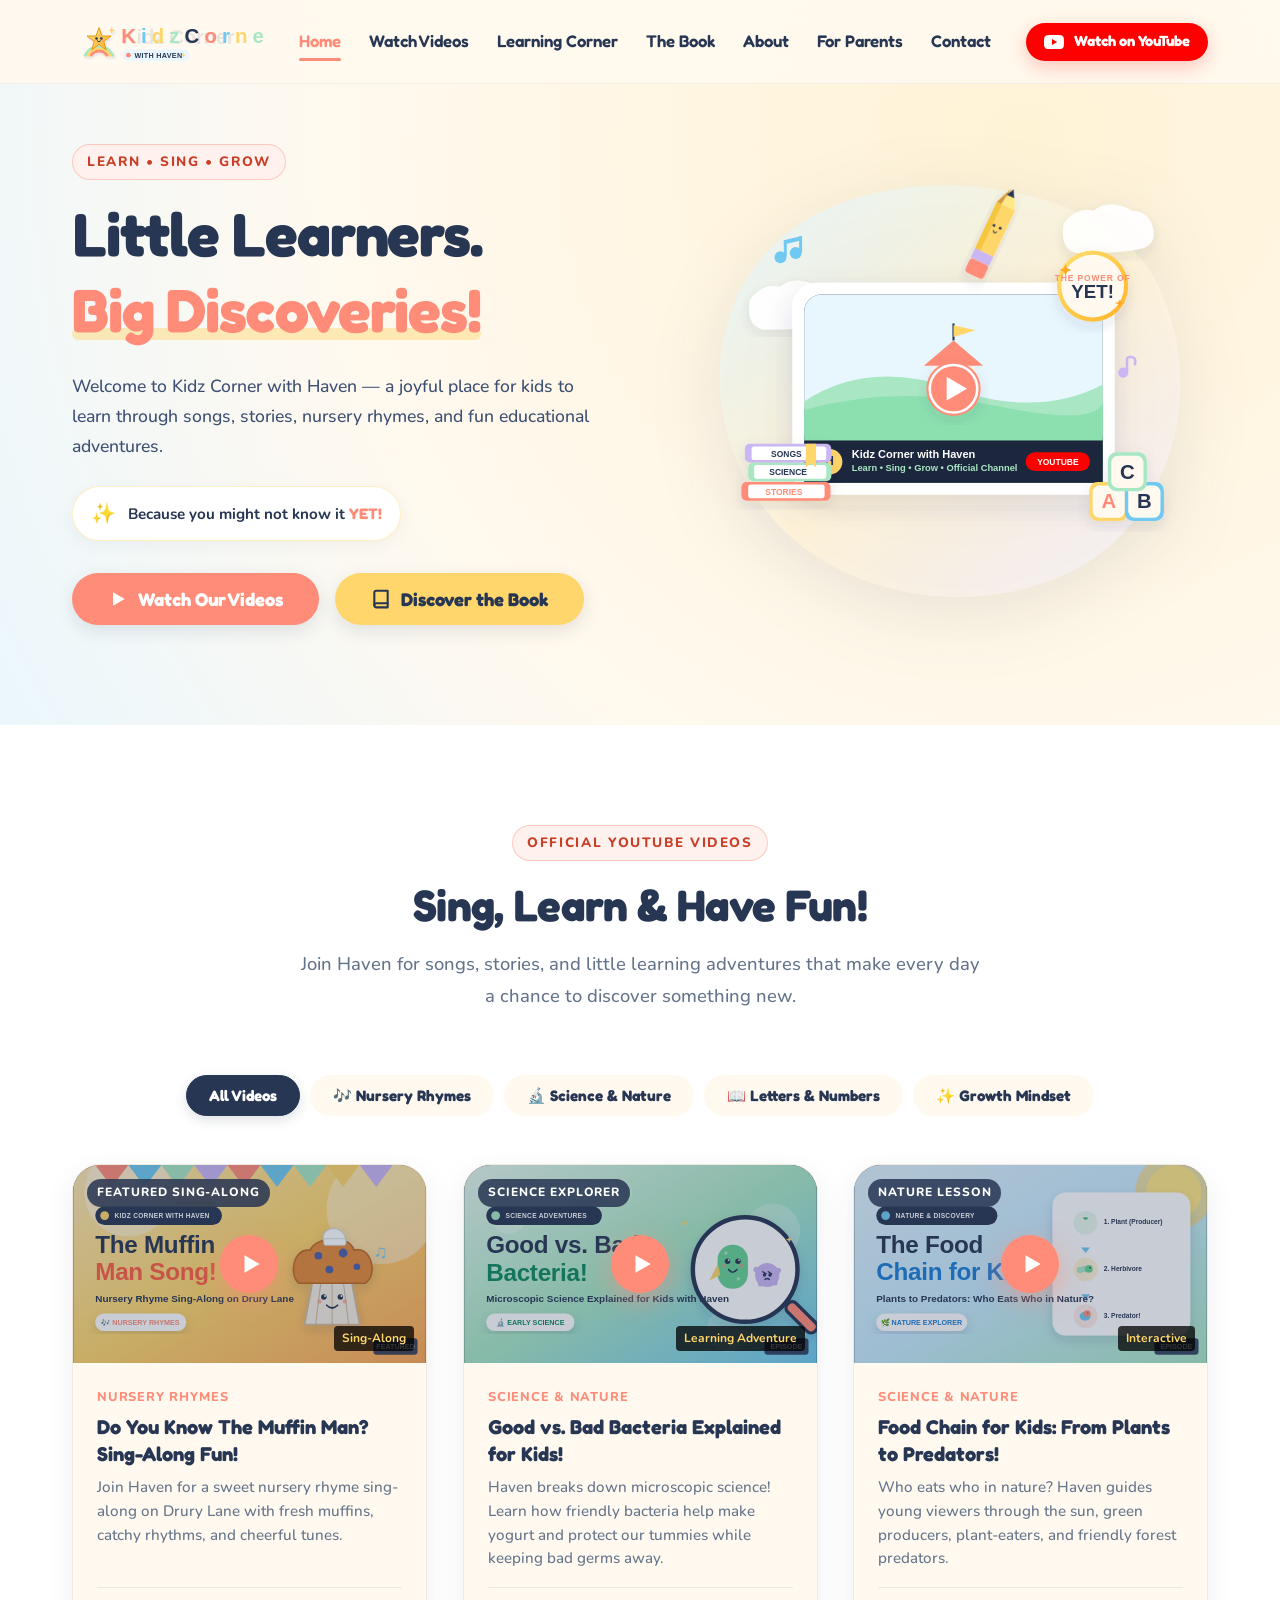
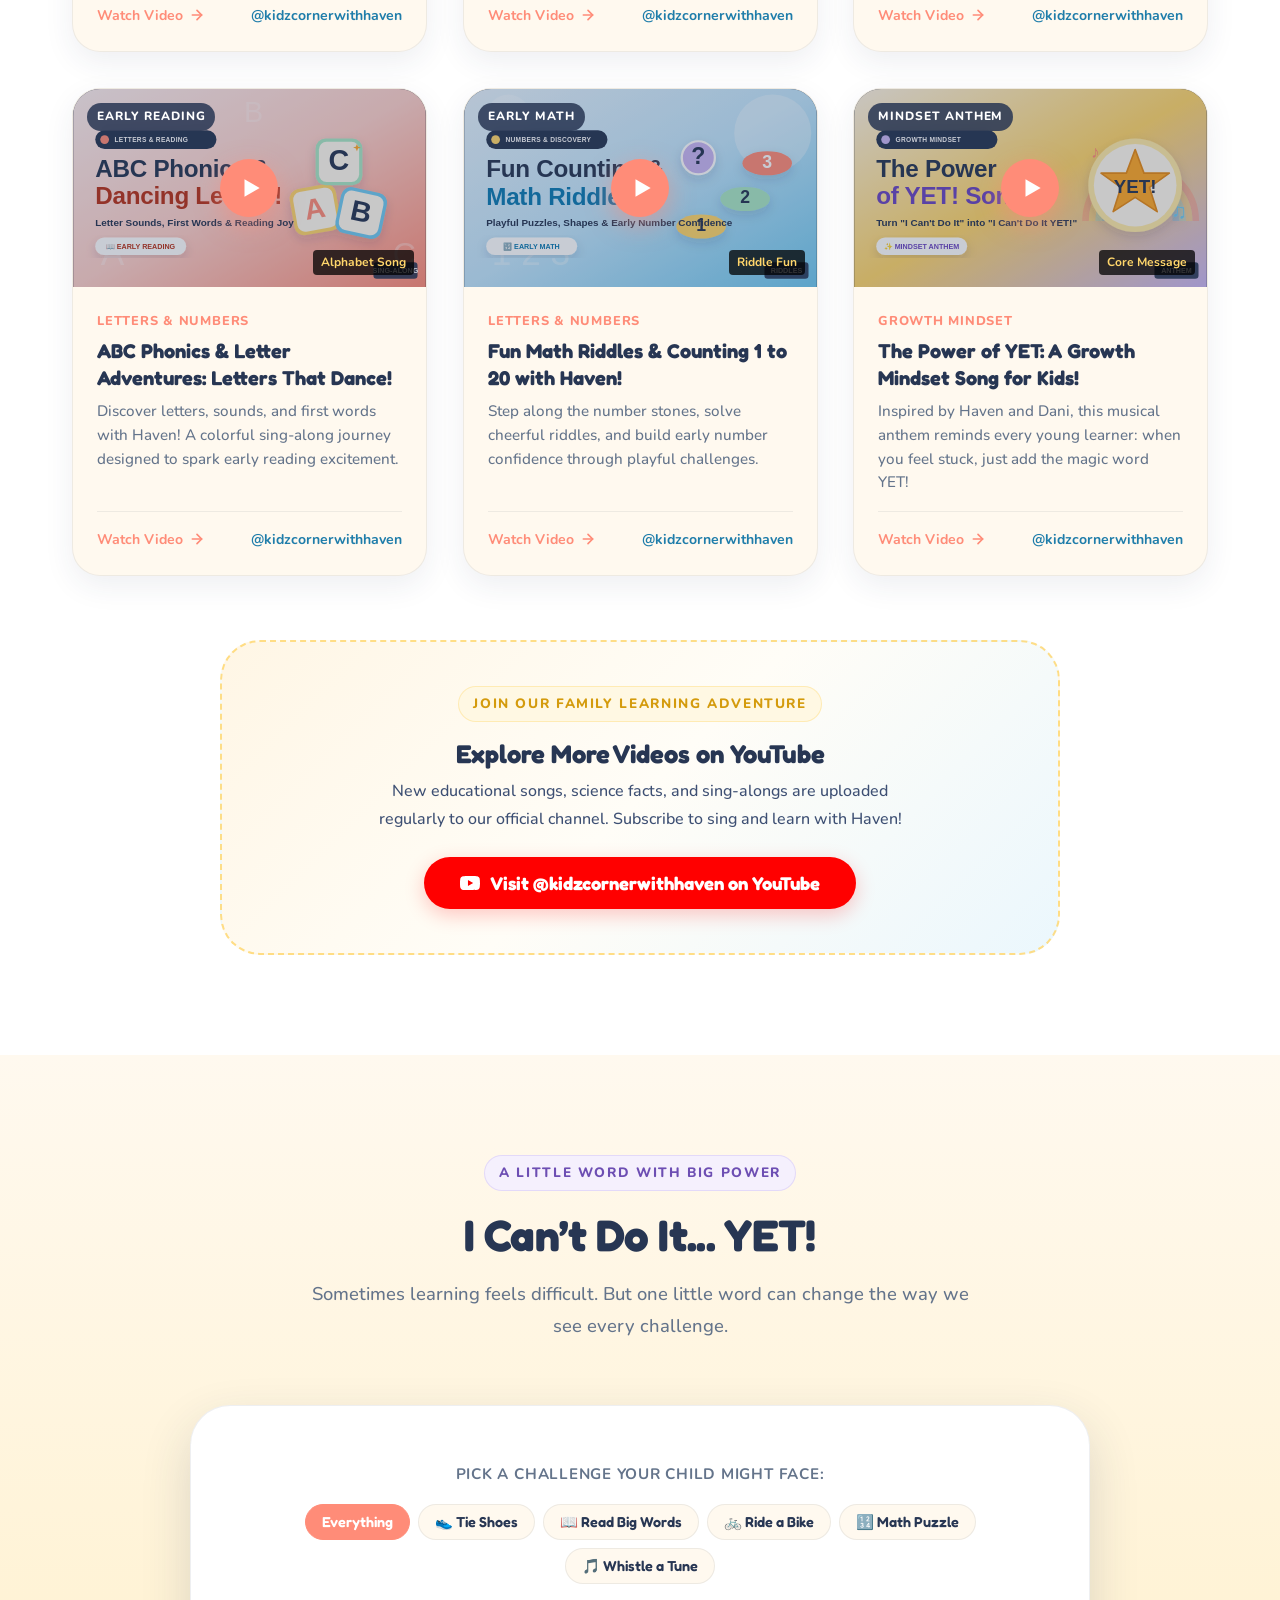
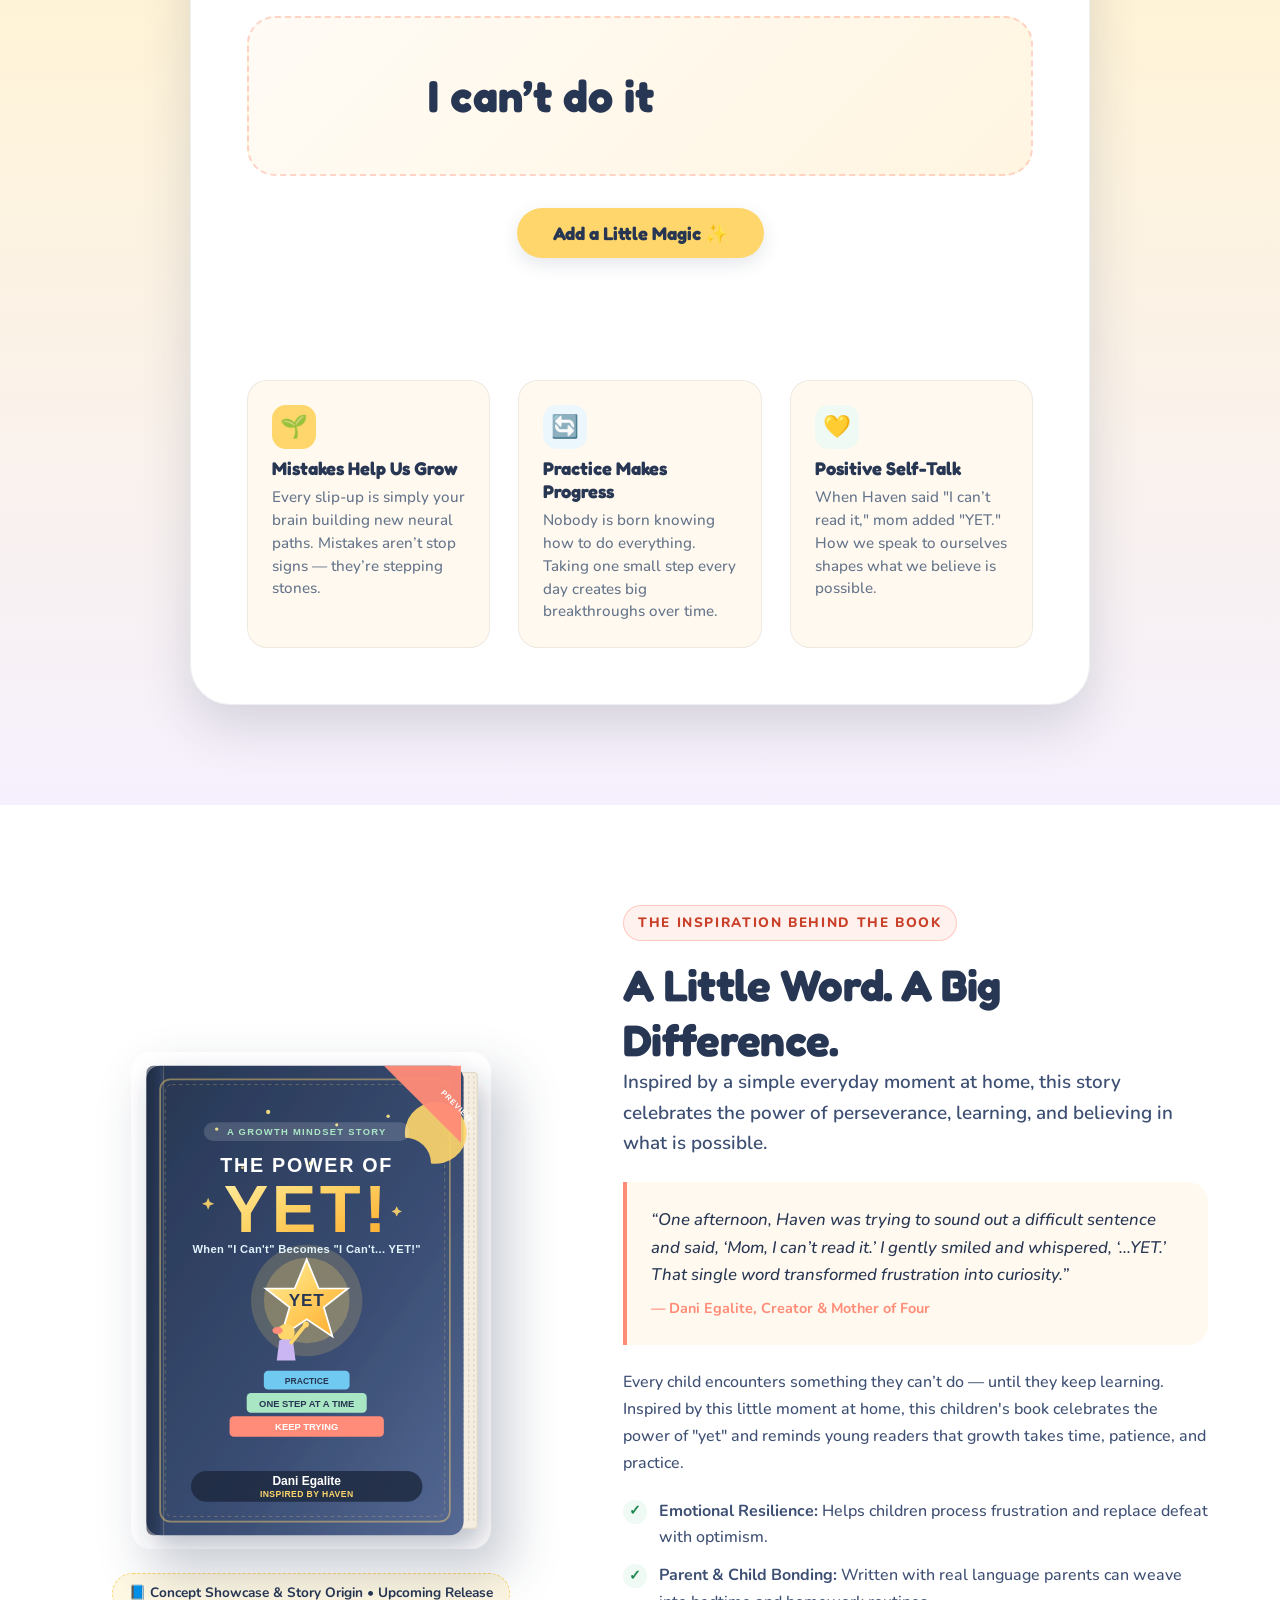
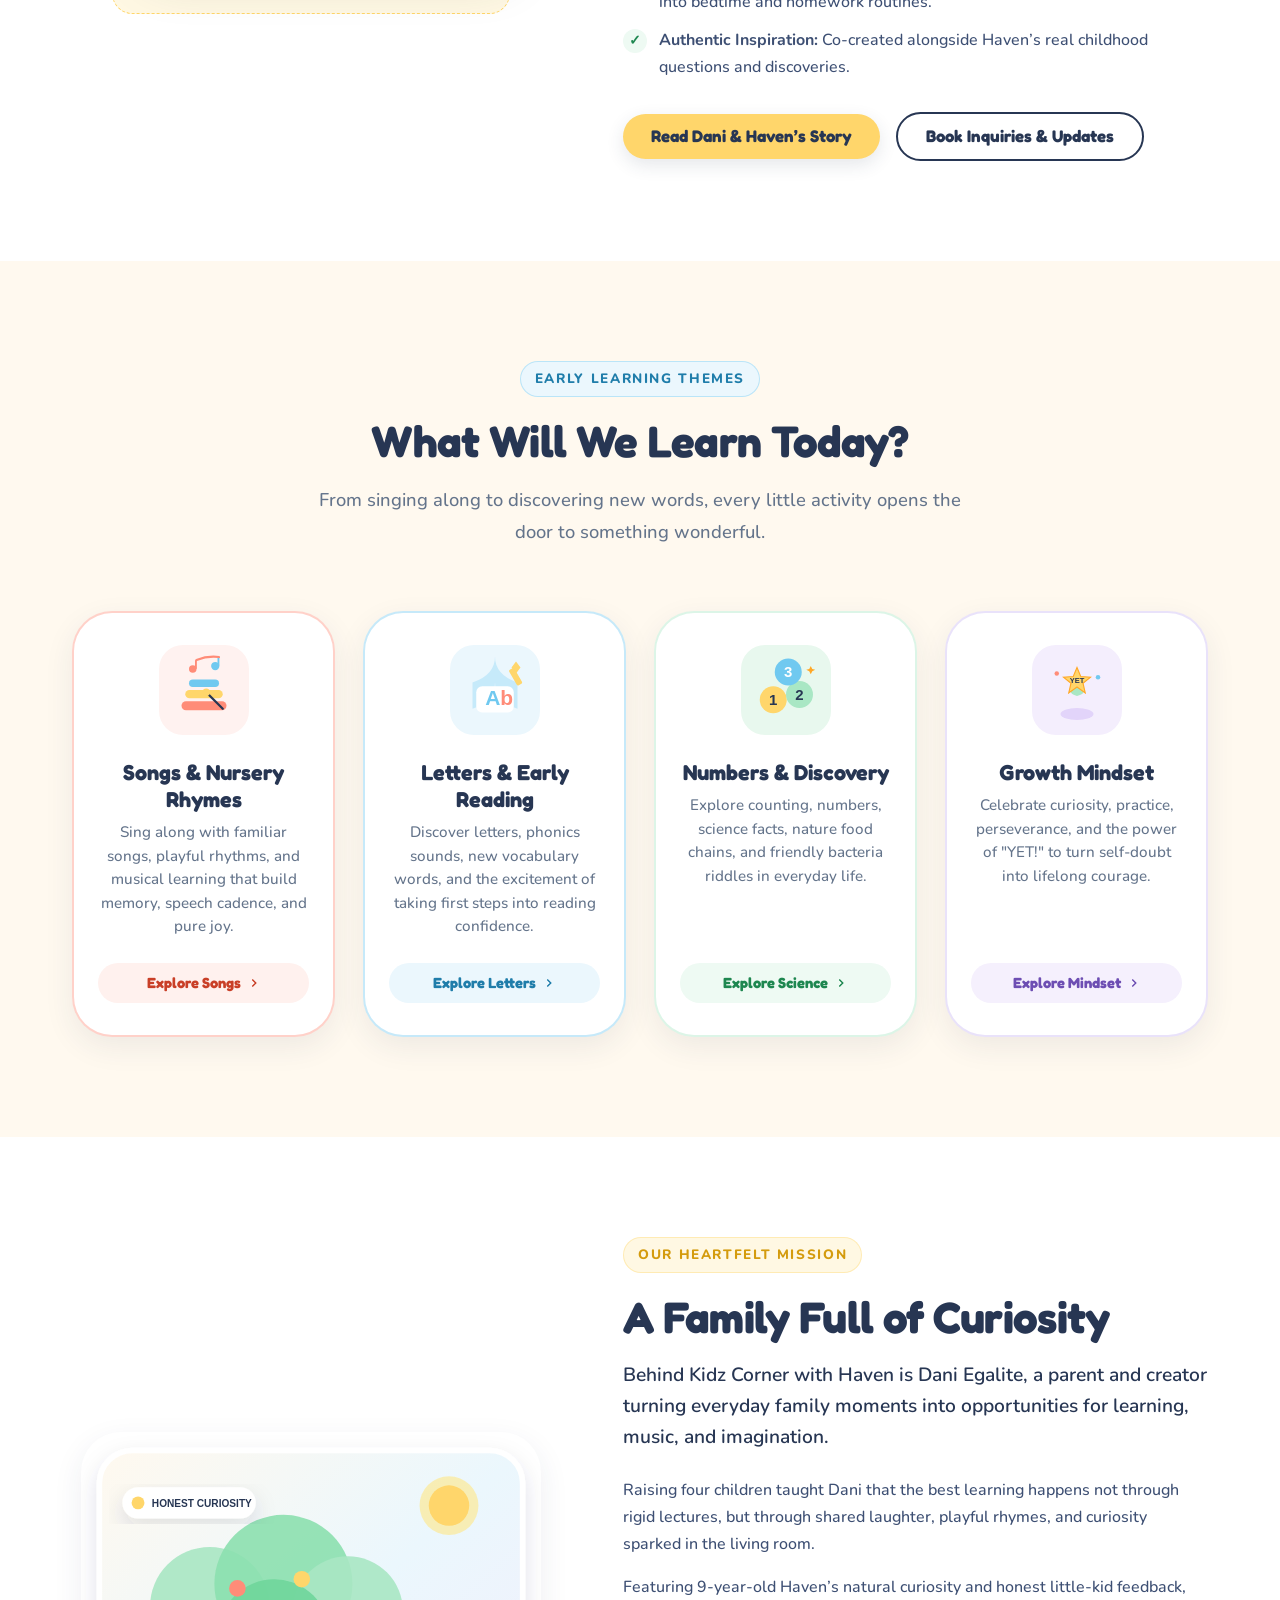
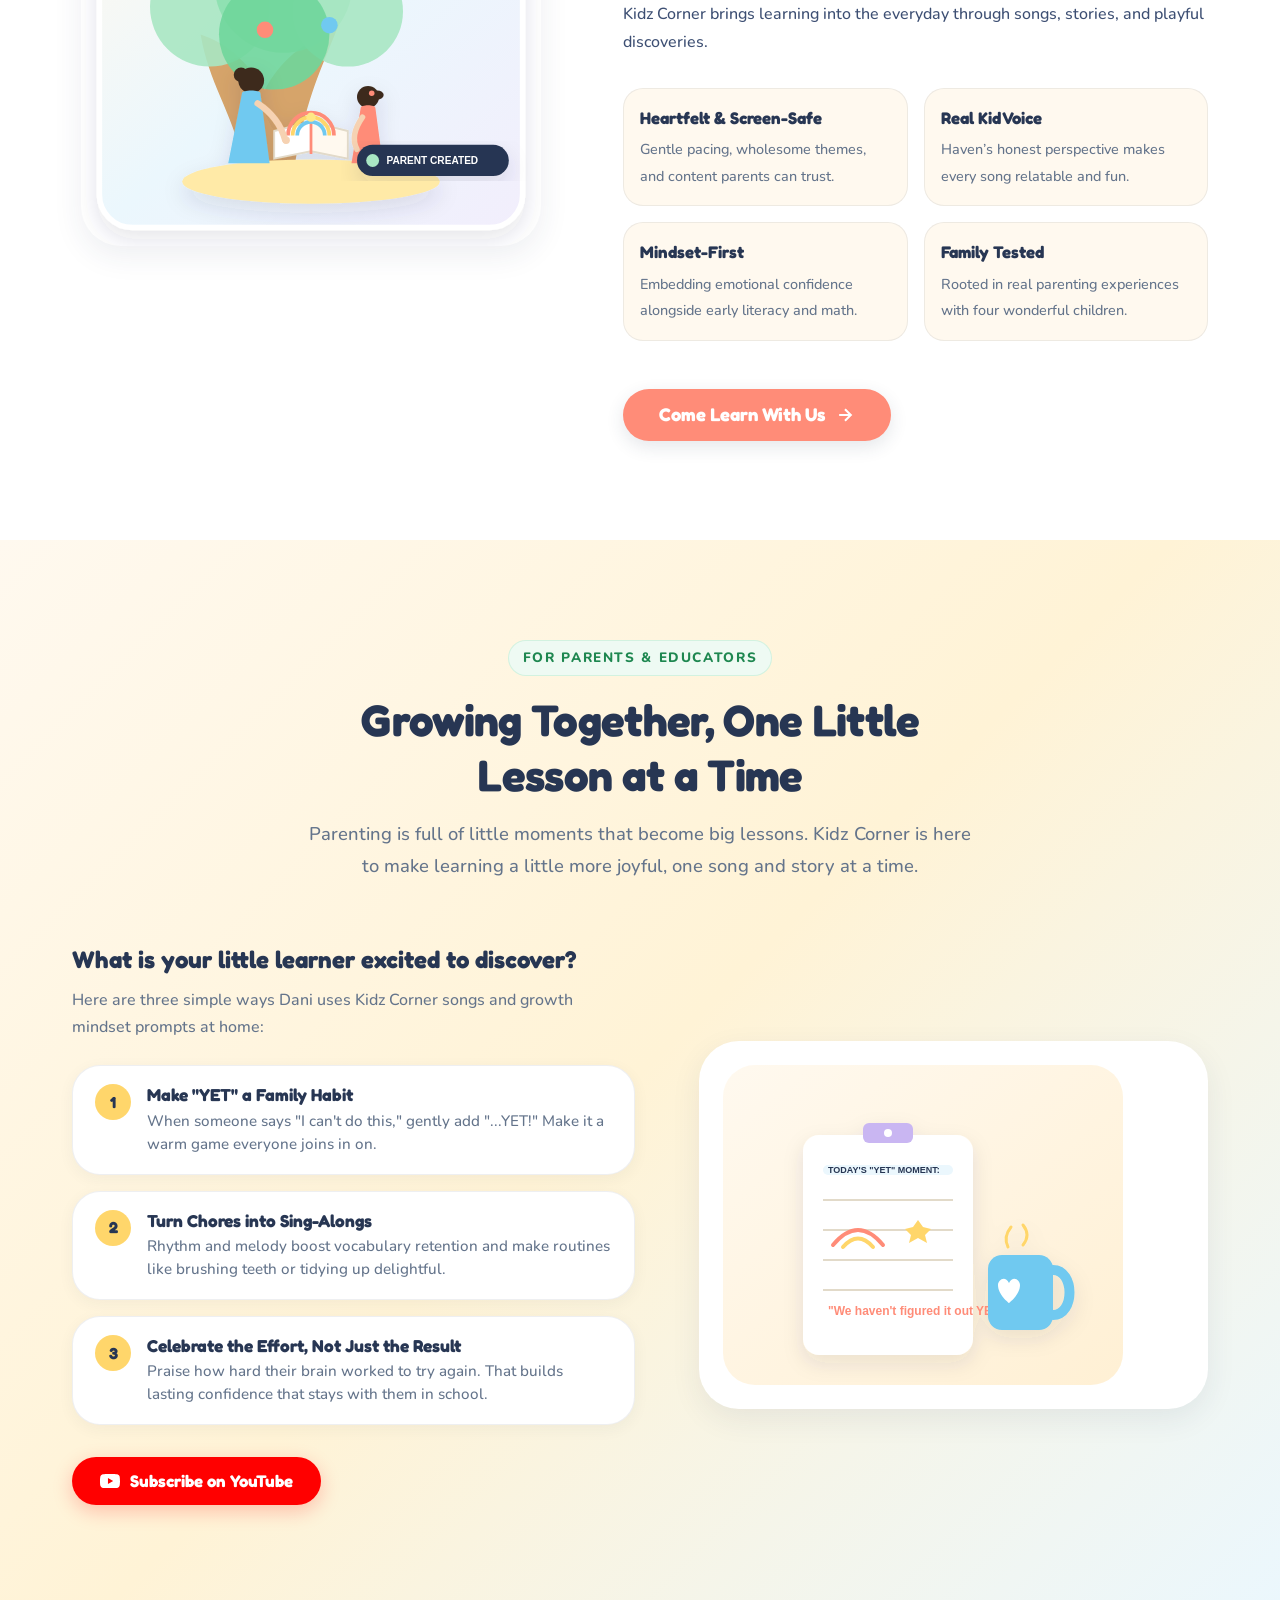
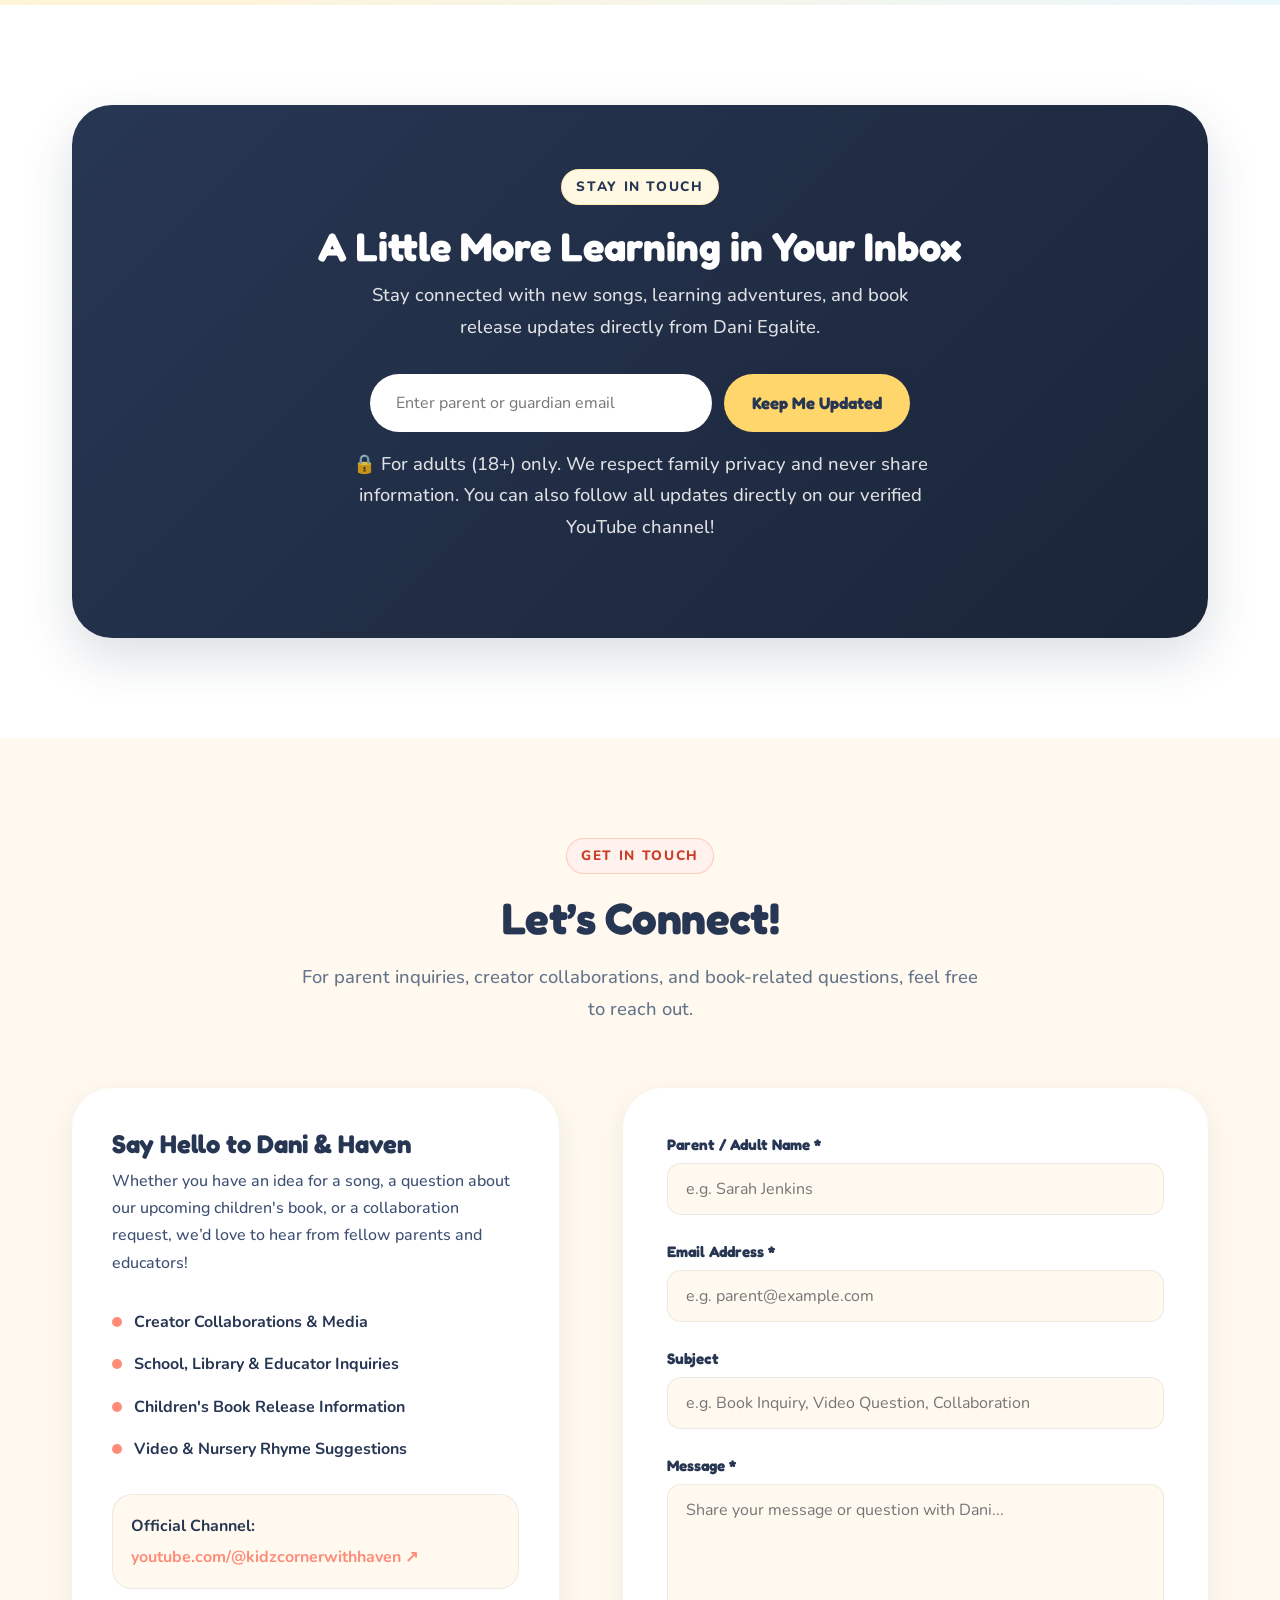
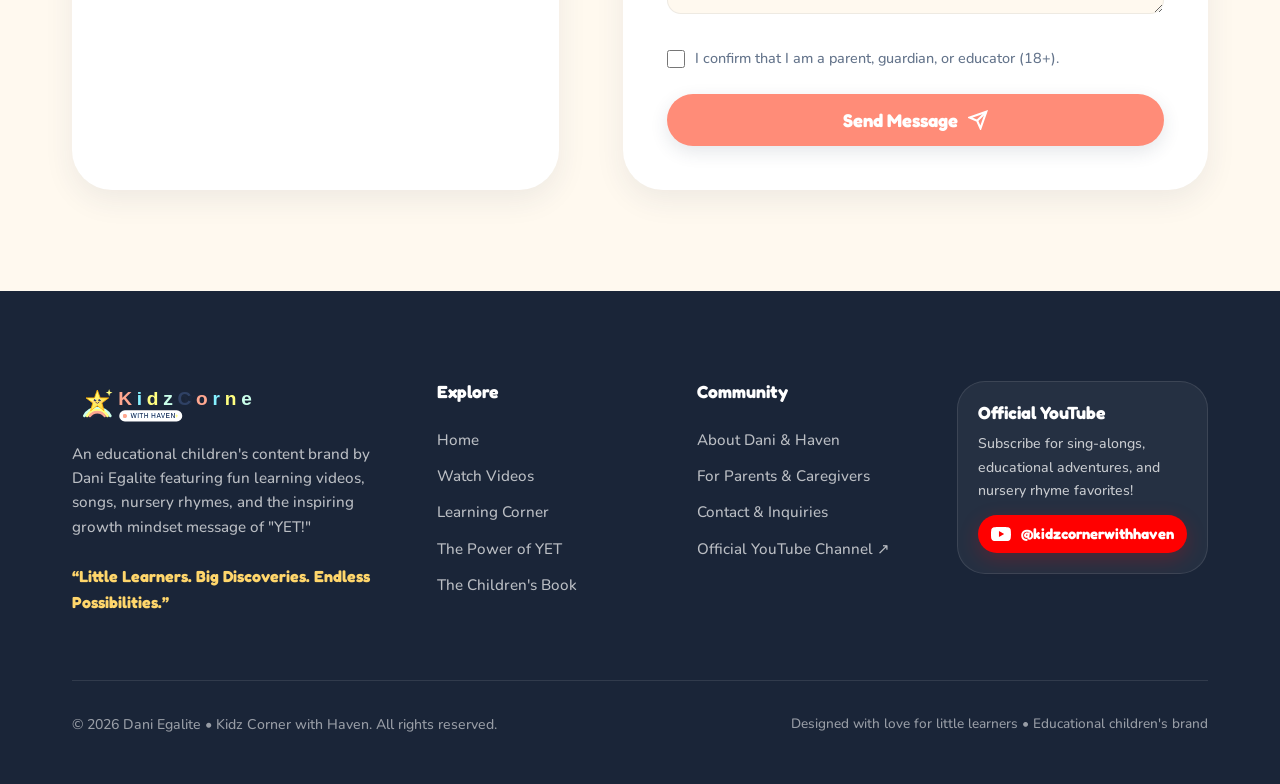
<file: index.html>
<!DOCTYPE html>
<html lang="en">
<head>
  <meta charset="UTF-8">
  <meta name="viewport" content="width=device-width, initial-scale=1.0">
  <title>Kidz Corner with Haven | Songs, Stories &amp; Learning</title>
  
  <!-- SEO & Social Meta Tags -->
  <meta name="description" content="Explore Kidz Corner with Haven for fun educational songs, nursery rhymes, children's learning videos, and the inspiring power of YET.">
  <meta name="author" content="Dani Egalite">
  <meta property="og:title" content="Kidz Corner with Haven | Songs, Stories &amp; Learning">
  <meta property="og:description" content="A joyful children's learning brand featuring educational songs, nursery rhymes, science discoveries, and growth mindset lessons by Dani Egalite &amp; Haven.">
  <meta property="og:type" content="website">
  <meta property="og:image" content="images/hero-composition.svg">
  
  <!-- Favicon -->
  <link rel="icon" type="image/svg+xml" href="images/favicon.svg">

  <!-- Google Fonts: Fredoka (Headings) and Nunito (Body) -->
  <link rel="preconnect" href="https://fonts.googleapis.com">
  <link rel="preconnect" href="https://fonts.gstatic.com" crossorigin>
  <link href="https://fonts.googleapis.com/css2?family=Fredoka:wght@500;600;700;800&family=Nunito:ital,wght@0,400;0,600;0,700;0,800;1,600&display=swap" rel="stylesheet">

  <!-- Core Stylesheet -->
  <link rel="stylesheet" href="style.css">
</head>
<body>

  <!-- =========================================================================
       1. Header & Navigation
       ========================================================================= -->
  <header class="site-header" id="siteHeader">
    <div class="container header-container">
      <!-- Brand Logo -->
      <a href="#hero" class="header-logo" aria-label="Kidz Corner with Haven — Home">
        <img src="images/logo.svg" alt="Kidz Corner with Haven Logo" class="logo-img" width="190" height="48">
      </a>

      <!-- Desktop Navigation -->
      <nav class="desktop-nav" aria-label="Main Navigation">
        <a href="#hero" class="nav-link active">Home</a>
        <a href="#videos" class="nav-link">Watch Videos</a>
        <a href="#learning" class="nav-link">Learning Corner</a>
        <a href="#book" class="nav-link">The Book</a>
        <a href="#about" class="nav-link">About</a>
        <a href="#parents" class="nav-link">For Parents</a>
        <a href="#contact" class="nav-link">Contact</a>
      </nav>

      <!-- Header CTA & Mobile Hamburger -->
      <div class="header-actions">
        <a href="https://www.youtube.com/@kidzcornerwithhaven" target="_blank" rel="noopener noreferrer" class="btn btn-youtube btn-sm" aria-label="Watch on YouTube (opens official channel)">
          <svg class="btn-icon" viewBox="0 0 24 24" fill="currentColor" aria-hidden="true">
            <path d="M23.498 6.186a3.016 3.016 0 0 0-2.122-2.136C19.505 3.545 12 3.545 12 3.545s-7.505 0-9.377.505A3.017 3.017 0 0 0 .502 6.186C0 8.07 0 12 0 12s0 3.93.502 5.814a3.016 3.016 0 0 0 2.122 2.136c1.871.505 9.376.505 9.376.505s7.505 0 9.377-.505a3.015 3.015 0 0 0 2.122-2.136C24 15.93 24 12 24 12s0-3.93-.502-5.814zM9.545 15.568V8.432L15.818 12l-6.273 3.568z"/>
          </svg>
          <span>Watch on YouTube</span>
        </a>

        <!-- Mobile Menu Toggle Button -->
        <button type="button" class="mobile-menu-btn" aria-label="Toggle navigation menu" aria-expanded="false" aria-controls="mobileDrawer">
          <span class="hamburger-line"></span>
          <span class="hamburger-line"></span>
          <span class="hamburger-line"></span>
        </button>
      </div>
    </div>
  </header>

  <!-- Mobile Drawer Menu -->
  <aside class="mobile-nav-drawer" id="mobileDrawer" aria-label="Mobile Navigation Drawer">
    <div class="mobile-drawer-header">
      <img src="images/logo.svg" alt="Kidz Corner with Haven" width="160" height="40">
      <button type="button" class="mobile-drawer-close" aria-label="Close menu">&times;</button>
    </div>
    <nav class="mobile-nav-links">
      <a href="#hero" class="mobile-nav-link active">Home</a>
      <a href="#videos" class="mobile-nav-link">Watch Videos</a>
      <a href="#mindset" class="mobile-nav-link">The Power of YET</a>
      <a href="#learning" class="mobile-nav-link">Learning Corner</a>
      <a href="#book" class="mobile-nav-link">The Book</a>
      <a href="#about" class="mobile-nav-link">About Dani &amp; Haven</a>
      <a href="#parents" class="mobile-nav-link">For Parents &amp; Caregivers</a>
      <a href="#contact" class="mobile-nav-link">Contact</a>
    </nav>
    <a href="https://www.youtube.com/@kidzcornerwithhaven" target="_blank" rel="noopener noreferrer" class="btn btn-youtube">
      <svg class="btn-icon" viewBox="0 0 24 24" fill="currentColor">
        <path d="M23.498 6.186a3.016 3.016 0 0 0-2.122-2.136C19.505 3.545 12 3.545 12 3.545s-7.505 0-9.377.505A3.017 3.017 0 0 0 .502 6.186C0 8.07 0 12 0 12s0 3.93.502 5.814a3.016 3.016 0 0 0 2.122 2.136c1.871.505 9.376.505 9.376.505s7.505 0 9.377-.505a3.015 3.015 0 0 0 2.122-2.136C24 15.93 24 12 24 12s0-3.93-.502-5.814zM9.545 15.568V8.432L15.818 12l-6.273 3.568z"/>
      </svg>
      <span>Subscribe on YouTube</span>
    </a>
  </aside>
  <div class="mobile-drawer-backdrop" aria-hidden="true"></div>

  <!-- =========================================================================
       2. Hero Section
       ========================================================================= -->
  <section class="hero-section" id="hero">
    <div class="container">
      <div class="hero-grid">
        <!-- Left Column: Copy & Actions -->
        <div class="hero-content reveal-on-scroll">
          <span class="eyebrow eyebrow-coral">LEARN • SING • GROW</span>
          <h1 class="hero-heading">Little Learners. <br><span class="highlight">Big Discoveries!</span></h1>
          <p class="hero-text">
            Welcome to Kidz Corner with Haven — a joyful place for kids to learn through songs, stories, nursery rhymes, and fun educational adventures.
          </p>

          <!-- Growth Mindset Highlight Badge -->
          <div class="hero-yet-badge">
            <span class="sparkle" aria-hidden="true">✨</span>
            <span>Because you might not know it <strong>YET!</strong></span>
          </div>

          <!-- Hero Action CTAs -->
          <div class="hero-actions">
            <a href="#videos" class="btn btn-primary btn-lg">
              <svg class="btn-icon" viewBox="0 0 24 24" fill="currentColor">
                <polygon points="6,4 20,12 6,20"></polygon>
              </svg>
              <span>Watch Our Videos</span>
            </a>
            <a href="#book" class="btn btn-secondary btn-lg">
              <svg class="btn-icon" viewBox="0 0 24 24" fill="none" stroke="currentColor" stroke-width="2.5" stroke-linecap="round" stroke-linejoin="round">
                <path d="M4 19.5A2.5 2.5 0 0 1 6.5 17H20"></path>
                <path d="M6.5 2H20v20H6.5A2.5 2.5 0 0 1 4 19.5v-15A2.5 2.5 0 0 1 6.5 2z"></path>
              </svg>
              <span>Discover the Book</span>
            </a>
          </div>
        </div>

        <!-- Right Column: Illustrated Visual Composition -->
        <div class="hero-visual-wrapper reveal-on-scroll">
          <div class="hero-composition-card">
            <img src="images/hero-composition.svg" alt="Playful children's learning world with video preview, storybooks, ABC blocks, and floating stars" class="hero-composition-img" width="600" height="520">
          </div>
        </div>
      </div>
    </div>
  </section>

  <!-- =========================================================================
       3. Featured YouTube Videos Section
       ========================================================================= -->
  <section class="section videos-section" id="videos">
    <div class="container">
      <div class="section-header reveal-on-scroll">
        <span class="eyebrow eyebrow-coral">OFFICIAL YOUTUBE VIDEOS</span>
        <h2>Sing, Learn &amp; Have Fun!</h2>
        <p>
          Join Haven for songs, stories, and little learning adventures that make every day a chance to discover something new.
        </p>
      </div>

      <!-- Category Filter Pills -->
      <div class="video-filter-bar reveal-on-scroll" role="tablist" aria-label="Video Categories">
        <button type="button" class="filter-pill active" data-filter="all">All Videos</button>
        <button type="button" class="filter-pill" data-filter="rhymes">🎶 Nursery Rhymes</button>
        <button type="button" class="filter-pill" data-filter="science">🔬 Science &amp; Nature</button>
        <button type="button" class="filter-pill" data-filter="learning">📖 Letters &amp; Numbers</button>
        <button type="button" class="filter-pill" data-filter="mindset">✨ Growth Mindset</button>
      </div>

      <!-- Video Grid (Loaded Dynamically via JavaScript) -->
      <div class="video-grid" id="videoGrid" aria-live="polite">
        <!-- Rendered by script.js with cards for Muffin Man, Bacteria, Food Chain, Phonics, Numbers, YET Song -->
      </div>

      <!-- Channel Spotlight Callout -->
      <div class="channel-cta-banner reveal-on-scroll">
        <span class="eyebrow eyebrow-yellow">JOIN OUR FAMILY LEARNING ADVENTURE</span>
        <h3>Explore More Videos on YouTube</h3>
        <p>
          New educational songs, science facts, and sing-alongs are uploaded regularly to our official channel. Subscribe to sing and learn with Haven!
        </p>
        <a href="https://www.youtube.com/@kidzcornerwithhaven" target="_blank" rel="noopener noreferrer" class="btn btn-youtube btn-lg">
          <svg class="btn-icon" viewBox="0 0 24 24" fill="currentColor">
            <path d="M23.498 6.186a3.016 3.016 0 0 0-2.122-2.136C19.505 3.545 12 3.545 12 3.545s-7.505 0-9.377.505A3.017 3.017 0 0 0 .502 6.186C0 8.07 0 12 0 12s0 3.93.502 5.814a3.016 3.016 0 0 0 2.122 2.136c1.871.505 9.376.505 9.376.505s7.505 0 9.377-.505a3.015 3.015 0 0 0 2.122-2.136C24 15.93 24 12 24 12s0-3.93-.502-5.814zM9.545 15.568V8.432L15.818 12l-6.273 3.568z"/>
          </svg>
          <span>Visit @kidzcornerwithhaven on YouTube</span>
        </a>
      </div>
    </div>
  </section>

  <!-- =========================================================================
       4. Growth Mindset Section — The Power of YET
       ========================================================================= -->
  <section class="section mindset-section" id="mindset">
    <div class="container mindset-container">
      <div class="section-header reveal-on-scroll">
        <span class="eyebrow eyebrow-lavender">A LITTLE WORD WITH BIG POWER</span>
        <h2>I Can’t Do It... YET!</h2>
        <p>
          Sometimes learning feels difficult. But one little word can change the way we see every challenge.
        </p>
      </div>

      <!-- Interactive Learning Activity Card -->
      <div class="mindset-interactive-card reveal-on-scroll">
        <canvas id="confettiCanvas" aria-hidden="true"></canvas>

        <p class="challenge-pills-label">Pick a Challenge Your Child Might Face:</p>
        <div class="challenge-pills" id="challengePills">
          <!-- Rendered by script.js: Tie shoes, Read big words, Ride a bike, Math puzzles, Whistle -->
        </div>

        <!-- The Transformation Stage -->
        <div class="sentence-stage-box">
          <div class="sentence-display">
            <span id="sentenceStem">I can’t do it</span><span class="sentence-part-yet" id="sentenceYet" aria-hidden="true">YET! ✨</span>
          </div>
        </div>

        <!-- Magic Action Button -->
        <div class="magic-action-area">
          <button type="button" class="btn btn-secondary btn-lg" id="magicYetBtn">
            <span>Add a Little Magic ✨</span>
          </button>
          <button type="button" class="btn btn-outline" id="resetYetBtn" style="display: none;">
            <span>Try Another Challenge ↺</span>
          </button>
        </div>

        <!-- Encouraging Growth Message -->
        <div class="encouragement-msg-box" id="encouragementBox" role="status" aria-live="polite">
          Keep trying. You’re still learning!
        </div>

        <!-- Philosophy Cards -->
        <div class="mindset-pillars">
          <div class="mindset-pillar-card">
            <div class="pillar-icon pillar-icon-yellow">🌱</div>
            <h4>Mistakes Help Us Grow</h4>
            <p>Every slip-up is simply your brain building new neural paths. Mistakes aren’t stop signs — they’re stepping stones.</p>
          </div>
          <div class="mindset-pillar-card">
            <div class="pillar-icon pillar-icon-sky">🔄</div>
            <h4>Practice Makes Progress</h4>
            <p>Nobody is born knowing how to do everything. Taking one small step every day creates big breakthroughs over time.</p>
          </div>
          <div class="mindset-pillar-card">
            <div class="pillar-icon pillar-icon-mint">💛</div>
            <h4>Positive Self-Talk</h4>
            <p>When Haven said "I can’t read it," mom added "YET." How we speak to ourselves shapes what we believe is possible.</p>
          </div>
        </div>
      </div>
    </div>
  </section>

  <!-- =========================================================================
       5. Children's Book Section
       ========================================================================= -->
  <section class="section book-section" id="book">
    <div class="container">
      <div class="book-showcase-grid">
        <!-- Left: 3D Book Illustration -->
        <div class="book-visual-column reveal-on-scroll">
          <div class="book-3d-wrapper">
            <div class="book-3d-cover" title="The Power of YET by Dani Egalite — Concept Showcase">
              <img src="images/book-cover.svg" alt="Cover of The Power of YET children's book concept by Dani Egalite, inspired by Haven" width="420" height="580">
            </div>
          </div>
          <div class="book-notice-badge">
            📘 Concept Showcase &amp; Story Origin • Upcoming Release
          </div>
        </div>

        <!-- Right: Story Origin & Details -->
        <div class="book-details-column reveal-on-scroll">
          <span class="eyebrow eyebrow-coral">THE INSPIRATION BEHIND THE BOOK</span>
          <h2>A Little Word. A Big Difference.</h2>
          <p class="book-lead-text">
            Inspired by a simple everyday moment at home, this story celebrates the power of perseverance, learning, and believing in what is possible.
          </p>

          <blockquote class="book-story-quote">
            “One afternoon, Haven was trying to sound out a difficult sentence and said, ‘Mom, I can’t read it.’ I gently smiled and whispered, ‘...YET.’ That single word transformed frustration into curiosity.”
            <cite>— Dani Egalite, Creator &amp; Mother of Four</cite>
          </blockquote>

          <p style="margin-bottom: 20px;">
            Every child encounters something they can’t do — until they keep learning. Inspired by this little moment at home, this children's book celebrates the power of "yet" and reminds young readers that growth takes time, patience, and practice.
          </p>

          <!-- Book Key Highlights -->
          <ul class="book-highlights-list">
            <li class="book-highlight-item">
              <span class="book-highlight-icon">✓</span>
              <span><strong>Emotional Resilience:</strong> Helps children process frustration and replace defeat with optimism.</span>
            </li>
            <li class="book-highlight-item">
              <span class="book-highlight-icon">✓</span>
              <span><strong>Parent &amp; Child Bonding:</strong> Written with real language parents can weave into bedtime and homework routines.</span>
            </li>
            <li class="book-highlight-item">
              <span class="book-highlight-icon">✓</span>
              <span><strong>Authentic Inspiration:</strong> Co-created alongside Haven’s real childhood questions and discoveries.</span>
            </li>
          </ul>

          <div class="book-action-row">
            <a href="#about" class="btn btn-secondary">
              <span>Read Dani &amp; Haven’s Story</span>
            </a>
            <a href="#contact" class="btn btn-outline">
              <span>Book Inquiries &amp; Updates</span>
            </a>
          </div>
        </div>
      </div>
    </div>
  </section>

  <!-- =========================================================================
       6. Learning Corner Section
       ========================================================================= -->
  <section class="section learning-section" id="learning">
    <div class="container">
      <div class="section-header reveal-on-scroll">
        <span class="eyebrow eyebrow-sky">EARLY LEARNING THEMES</span>
        <h2>What Will We Learn Today?</h2>
        <p>
          From singing along to discovering new words, every little activity opens the door to something wonderful.
        </p>
      </div>

      <!-- 4 Visual Thematic Panels -->
      <div class="learning-categories-grid">
        <!-- Panel 1: Songs & Nursery Rhymes -->
        <article class="learning-card learning-card-songs reveal-on-scroll">
          <div class="learning-card-icon-wrap">
            <img src="images/learning-songs.svg" alt="Songs and Nursery Rhymes Icon" width="90" height="90">
          </div>
          <h3 class="learning-card-title">Songs &amp; Nursery Rhymes</h3>
          <p class="learning-card-desc">
            Sing along with familiar songs, playful rhythms, and musical learning that build memory, speech cadence, and pure joy.
          </p>
          <a href="#videos" class="learning-card-action">
            <span>Explore Songs</span>
            <svg width="14" height="14" viewBox="0 0 24 24" fill="none" stroke="currentColor" stroke-width="2.5"><polyline points="9 18 15 12 9 6"></polyline></svg>
          </a>
        </article>

        <!-- Panel 2: Letters & Early Reading -->
        <article class="learning-card learning-card-letters reveal-on-scroll">
          <div class="learning-card-icon-wrap">
            <img src="images/learning-letters.svg" alt="Letters and Early Reading Icon" width="90" height="90">
          </div>
          <h3 class="learning-card-title">Letters &amp; Early Reading</h3>
          <p class="learning-card-desc">
            Discover letters, phonics sounds, new vocabulary words, and the excitement of taking first steps into reading confidence.
          </p>
          <a href="#videos" class="learning-card-action">
            <span>Explore Letters</span>
            <svg width="14" height="14" viewBox="0 0 24 24" fill="none" stroke="currentColor" stroke-width="2.5"><polyline points="9 18 15 12 9 6"></polyline></svg>
          </a>
        </article>

        <!-- Panel 3: Numbers & Discovery -->
        <article class="learning-card learning-card-numbers reveal-on-scroll">
          <div class="learning-card-icon-wrap">
            <img src="images/learning-numbers.svg" alt="Numbers and Discovery Icon" width="90" height="90">
          </div>
          <h3 class="learning-card-title">Numbers &amp; Discovery</h3>
          <p class="learning-card-desc">
            Explore counting, numbers, science facts, nature food chains, and friendly bacteria riddles in everyday life.
          </p>
          <a href="#videos" class="learning-card-action">
            <span>Explore Science</span>
            <svg width="14" height="14" viewBox="0 0 24 24" fill="none" stroke="currentColor" stroke-width="2.5"><polyline points="9 18 15 12 9 6"></polyline></svg>
          </a>
        </article>

        <!-- Panel 4: Growth Mindset -->
        <article class="learning-card learning-card-mindset reveal-on-scroll">
          <div class="learning-card-icon-wrap">
            <img src="images/learning-mindset.svg" alt="Growth Mindset Icon" width="90" height="90">
          </div>
          <h3 class="learning-card-title">Growth Mindset</h3>
          <p class="learning-card-desc">
            Celebrate curiosity, practice, perseverance, and the power of "YET!" to turn self-doubt into lifelong courage.
          </p>
          <a href="#mindset" class="learning-card-action">
            <span>Explore Mindset</span>
            <svg width="14" height="14" viewBox="0 0 24 24" fill="none" stroke="currentColor" stroke-width="2.5"><polyline points="9 18 15 12 9 6"></polyline></svg>
          </a>
        </article>
      </div>
    </div>
  </section>

  <!-- =========================================================================
       7. Meet Dani and Haven Section
       ========================================================================= -->
  <section class="section about-section" id="about">
    <div class="container">
      <div class="about-grid">
        <!-- Visual Column -->
        <div class="about-visual-column reveal-on-scroll">
          <div class="about-illustration-card">
            <img src="images/about-illustration.svg" alt="Artistic illustration of Dani Egalite and Haven reading an open pop-up book under a tree" width="500" height="450">
          </div>
        </div>

        <!-- Content Column -->
        <div class="about-content-column reveal-on-scroll">
          <span class="eyebrow eyebrow-yellow">OUR HEARTFELT MISSION</span>
          <h2>A Family Full of Curiosity</h2>
          <p class="about-lead">
            Behind Kidz Corner with Haven is Dani Egalite, a parent and creator turning everyday family moments into opportunities for learning, music, and imagination.
          </p>

          <div class="about-paragraphs">
            <p>
              Raising four children taught Dani that the best learning happens not through rigid lectures, but through shared laughter, playful rhymes, and curiosity sparked in the living room.
            </p>
            <p>
              Featuring 9-year-old Haven’s natural curiosity and honest little-kid feedback, Kidz Corner brings learning into the everyday through songs, stories, and playful discoveries.
            </p>
          </div>

          <!-- Creator Values -->
          <div class="about-values-grid">
            <div class="about-value-box">
              <strong>Heartfelt &amp; Screen-Safe</strong>
              <span>Gentle pacing, wholesome themes, and content parents can trust.</span>
            </div>
            <div class="about-value-box">
              <strong>Real Kid Voice</strong>
              <span>Haven’s honest perspective makes every song relatable and fun.</span>
            </div>
            <div class="about-value-box">
              <strong>Mindset-First</strong>
              <span>Embedding emotional confidence alongside early literacy and math.</span>
            </div>
            <div class="about-value-box">
              <strong>Family Tested</strong>
              <span>Rooted in real parenting experiences with four wonderful children.</span>
            </div>
          </div>

          <a href="#videos" class="btn btn-primary btn-lg">
            <span>Come Learn With Us</span>
            <svg class="btn-icon" viewBox="0 0 24 24" fill="none" stroke="currentColor" stroke-width="2.5">
              <line x1="5" y1="12" x2="19" y2="12"></line>
              <polyline points="12 5 19 12 12 19"></polyline>
            </svg>
          </a>
        </div>
      </div>
    </div>
  </section>

  <!-- =========================================================================
       8. Parent & Caregiver Community Section
       ========================================================================= -->
  <section class="section parent-section" id="parents">
    <div class="container">
      <div class="section-header reveal-on-scroll">
        <span class="eyebrow eyebrow-mint">FOR PARENTS &amp; EDUCATORS</span>
        <h2>Growing Together, One Little Lesson at a Time</h2>
        <p>
          Parenting is full of little moments that become big lessons. Kidz Corner is here to make learning a little more joyful, one song and story at a time.
        </p>
      </div>

      <div class="parent-grid">
        <!-- Left: Actionable Tips for Parents -->
        <div class="parent-tips-column reveal-on-scroll">
          <h3 style="font-size: 1.5rem; margin-bottom: 12px; color: var(--color-navy);">
            What is your little learner excited to discover?
          </h3>
          <p style="color: var(--color-navy-muted); margin-bottom: 20px;">
            Here are three simple ways Dani uses Kidz Corner songs and growth mindset prompts at home:
          </p>

          <div class="parent-tips-list">
            <div class="parent-tip-card">
              <div class="tip-number">1</div>
              <div>
                <h4>Make "YET" a Family Habit</h4>
                <p>When someone says "I can't do this," gently add "...YET!" Make it a warm game everyone joins in on.</p>
              </div>
            </div>

            <div class="parent-tip-card">
              <div class="tip-number">2</div>
              <div>
                <h4>Turn Chores into Sing-Alongs</h4>
                <p>Rhythm and melody boost vocabulary retention and make routines like brushing teeth or tidying up delightful.</p>
              </div>
            </div>

            <div class="parent-tip-card">
              <div class="tip-number">3</div>
              <div>
                <h4>Celebrate the Effort, Not Just the Result</h4>
                <p>Praise how hard their brain worked to try again. That builds lasting confidence that stays with them in school.</p>
              </div>
            </div>
          </div>

          <a href="https://www.youtube.com/@kidzcornerwithhaven" target="_blank" rel="noopener noreferrer" class="btn btn-youtube">
            <svg class="btn-icon" viewBox="0 0 24 24" fill="currentColor">
              <path d="M23.498 6.186a3.016 3.016 0 0 0-2.122-2.136C19.505 3.545 12 3.545 12 3.545s-7.505 0-9.377.505A3.017 3.017 0 0 0 .502 6.186C0 8.07 0 12 0 12s0 3.93.502 5.814a3.016 3.016 0 0 0 2.122 2.136c1.871.505 9.376.505 9.376.505s7.505 0 9.377-.505a3.015 3.015 0 0 0 2.122-2.136C24 15.93 24 12 24 12s0-3.93-.502-5.814zM9.545 15.568V8.432L15.818 12l-6.273 3.568z"/>
            </svg>
            <span>Subscribe on YouTube</span>
          </a>
        </div>

        <!-- Right: Parent Companion Graphic -->
        <div class="parent-visual-column reveal-on-scroll">
          <div class="parent-visual-card">
            <img src="images/parent-illustration.svg" alt="Cozy morning parenting desk with notepad, coffee mug, and colorful children's drawing" width="400" height="320">
          </div>
        </div>
      </div>
    </div>
  </section>

  <!-- =========================================================================
       9. Newsletter / Updates Section
       ========================================================================= -->
  <section class="section newsletter-section" id="newsletter">
    <div class="container">
      <div class="newsletter-box reveal-on-scroll">
        <span class="eyebrow eyebrow-yellow" style="color: var(--color-navy); margin-bottom: 16px;">STAY IN TOUCH</span>
        <h3>A Little More Learning in Your Inbox</h3>
        <p>
          Stay connected with new songs, learning adventures, and book release updates directly from Dani Egalite.
        </p>

        <!-- Newsletter Signup Form (Client-Validated & Transparent) -->
        <form class="newsletter-form" id="newsletterForm">
          <input type="email" class="newsletter-input" id="newsletterEmail" placeholder="Enter parent or guardian email" required aria-label="Parent or guardian email">
          <button type="submit" class="btn btn-secondary">
            <span>Keep Me Updated</span>
          </button>
        </form>
        <p class="newsletter-disclaimer">
          🔒 For adults (18+) only. We respect family privacy and never share information. You can also follow all updates directly on our verified YouTube channel!
        </p>
      </div>
    </div>
  </section>

  <!-- =========================================================================
       10. Contact Section
       ========================================================================= -->
  <section class="section contact-section" id="contact">
    <div class="container">
      <div class="section-header reveal-on-scroll">
        <span class="eyebrow eyebrow-coral">GET IN TOUCH</span>
        <h2>Let’s Connect!</h2>
        <p>
          For parent inquiries, creator collaborations, and book-related questions, feel free to reach out.
        </p>
      </div>

      <div class="contact-layout">
        <!-- Contact Information & Details -->
        <div class="contact-info-card reveal-on-scroll">
          <h3>Say Hello to Dani &amp; Haven</h3>
          <p>
            Whether you have an idea for a song, a question about our upcoming children's book, or a collaboration request, we’d love to hear from fellow parents and educators!
          </p>

          <ul class="contact-features-list">
            <li class="contact-feature-item">
              <span class="contact-feature-dot"></span>
              <span>Creator Collaborations &amp; Media</span>
            </li>
            <li class="contact-feature-item">
              <span class="contact-feature-dot"></span>
              <span>School, Library &amp; Educator Inquiries</span>
            </li>
            <li class="contact-feature-item">
              <span class="contact-feature-dot"></span>
              <span>Children's Book Release Information</span>
            </li>
            <li class="contact-feature-item">
              <span class="contact-feature-dot"></span>
              <span>Video &amp; Nursery Rhyme Suggestions</span>
            </li>
          </ul>

          <div style="margin-top: 24px; padding: 18px; background-color: var(--color-cream); border-radius: var(--radius-md); border: 1px solid var(--color-border);">
            <strong style="color: var(--color-navy); display: block; margin-bottom: 4px;">Official Channel:</strong>
            <a href="https://www.youtube.com/@kidzcornerwithhaven" target="_blank" rel="noopener noreferrer" style="color: var(--color-coral); font-weight: 700;">
              youtube.com/@kidzcornerwithhaven ↗
            </a>
          </div>
        </div>

        <!-- Accessible Contact Form -->
        <div class="contact-form-card reveal-on-scroll">
          <form id="contactForm" novalidate>
            <div class="form-group">
              <label for="contactName" class="form-label">Parent / Adult Name *</label>
              <input type="text" id="contactName" class="form-control" placeholder="e.g. Sarah Jenkins" required>
            </div>

            <div class="form-group">
              <label for="contactEmail" class="form-label">Email Address *</label>
              <input type="email" id="contactEmail" class="form-control" placeholder="e.g. parent@example.com" required>
            </div>

            <div class="form-group">
              <label for="contactSubject" class="form-label">Subject</label>
              <input type="text" id="contactSubject" class="form-control" placeholder="e.g. Book Inquiry, Video Question, Collaboration">
            </div>

            <div class="form-group">
              <label for="contactMessage" class="form-label">Message *</label>
              <textarea id="contactMessage" class="form-control" placeholder="Share your message or question with Dani..." required></textarea>
            </div>

            <div class="checkbox-group">
              <input type="checkbox" id="contactAdultVerify" required>
              <label for="contactAdultVerify" class="checkbox-label">
                I confirm that I am a parent, guardian, or educator (18+).
              </label>
            </div>

            <button type="submit" class="btn btn-primary btn-lg" style="width: 100%;">
              <span>Send Message</span>
              <svg class="btn-icon" viewBox="0 0 24 24" fill="none" stroke="currentColor" stroke-width="2.5">
                <line x1="22" y1="2" x2="11" y2="13"></line>
                <polygon points="22 2 15 22 11 13 2 9 22 2"></polygon>
              </svg>
            </button>

            <!-- Status Alert Container -->
            <div class="form-status-alert" id="contactStatus" role="alert"></div>
          </form>
        </div>
      </div>
    </div>
  </section>

  <!-- =========================================================================
       11. Footer
       ========================================================================= -->
  <footer class="site-footer">
    <div class="container">
      <div class="footer-top">
        <!-- Brand Summary -->
        <div class="footer-brand">
          <img src="images/logo.svg" alt="Kidz Corner with Haven" width="180" height="45" style="margin-bottom: 16px; filter: brightness(1.2);">
          <p>
            An educational children's content brand by Dani Egalite featuring fun learning videos, songs, nursery rhymes, and the inspiring growth mindset message of "YET!"
          </p>
          <div class="footer-motto">
            “Little Learners. Big Discoveries. Endless Possibilities.”
          </div>
        </div>

        <!-- Quick Links -->
        <div class="footer-col">
          <h5>Explore</h5>
          <ul class="footer-links">
            <li><a href="#hero" class="footer-link">Home</a></li>
            <li><a href="#videos" class="footer-link">Watch Videos</a></li>
            <li><a href="#learning" class="footer-link">Learning Corner</a></li>
            <li><a href="#mindset" class="footer-link">The Power of YET</a></li>
            <li><a href="#book" class="footer-link">The Children's Book</a></li>
          </ul>
        </div>

        <!-- Community Links -->
        <div class="footer-col">
          <h5>Community</h5>
          <ul class="footer-links">
            <li><a href="#about" class="footer-link">About Dani &amp; Haven</a></li>
            <li><a href="#parents" class="footer-link">For Parents &amp; Caregivers</a></li>
            <li><a href="#contact" class="footer-link">Contact &amp; Inquiries</a></li>
            <li><a href="https://www.youtube.com/@kidzcornerwithhaven" target="_blank" rel="noopener noreferrer" class="footer-link">Official YouTube Channel ↗</a></li>
          </ul>
        </div>

        <!-- Channel Highlight -->
        <div class="footer-col">
          <div class="footer-youtube-box">
            <h5 style="margin-bottom: 8px;">Official YouTube</h5>
            <p>Subscribe for sing-alongs, educational adventures, and nursery rhyme favorites!</p>
            <a href="https://www.youtube.com/@kidzcornerwithhaven" target="_blank" rel="noopener noreferrer" class="btn btn-youtube btn-sm" style="width: 100%;">
              <svg class="btn-icon" viewBox="0 0 24 24" fill="currentColor">
                <path d="M23.498 6.186a3.016 3.016 0 0 0-2.122-2.136C19.505 3.545 12 3.545 12 3.545s-7.505 0-9.377.505A3.017 3.017 0 0 0 .502 6.186C0 8.07 0 12 0 12s0 3.93.502 5.814a3.016 3.016 0 0 0 2.122 2.136c1.871.505 9.376.505 9.376.505s7.505 0 9.377-.505a3.015 3.015 0 0 0 2.122-2.136C24 15.93 24 12 24 12s0-3.93-.502-5.814zM9.545 15.568V8.432L15.818 12l-6.273 3.568z"/>
              </svg>
              <span>@kidzcornerwithhaven</span>
            </a>
          </div>
        </div>
      </div>

      <!-- Footer Bottom Bar -->
      <div class="footer-bottom">
        <div>
          &copy; <span data-current-year>2026</span> Dani Egalite &bull; Kidz Corner with Haven. All rights reserved.
        </div>
        <div style="font-size: 0.85rem;">
          Designed with love for little learners &bull; Educational children's brand
        </div>
      </div>
    </div>
  </footer>

  <!-- =========================================================================
       12. Responsive Video Modal Dialog
       ========================================================================= -->
  <div class="video-modal" id="videoModal" role="dialog" aria-modal="true" aria-labelledby="modalTitle" aria-hidden="true">
    <div class="modal-backdrop" aria-hidden="true"></div>
    <div class="modal-dialog">
      <div class="modal-header">
        <h3 class="modal-title" id="modalTitle">Kidz Corner Video</h3>
        <button type="button" class="modal-close-btn" id="modalCloseBtn" aria-label="Close video dialog">&times;</button>
      </div>

      <!-- Responsive 16:9 Video Embed Frame Container -->
      <div class="modal-video-frame-wrap">
        <iframe id="modalIframe" src="" title="YouTube video player" allow="accelerometer; autoplay; clipboard-write; encrypted-media; gyroscope; picture-in-picture; web-share" allowfullscreen></iframe>
      </div>

      <!-- Channel Fallback Notice -->
      <div id="modalChannelNotice" class="modal-channel-notice" style="display: none;"></div>
    </div>
  </div>

  <!-- Core JavaScript -->
  <script src="script.js"></script>
</body>
</html>
</file>
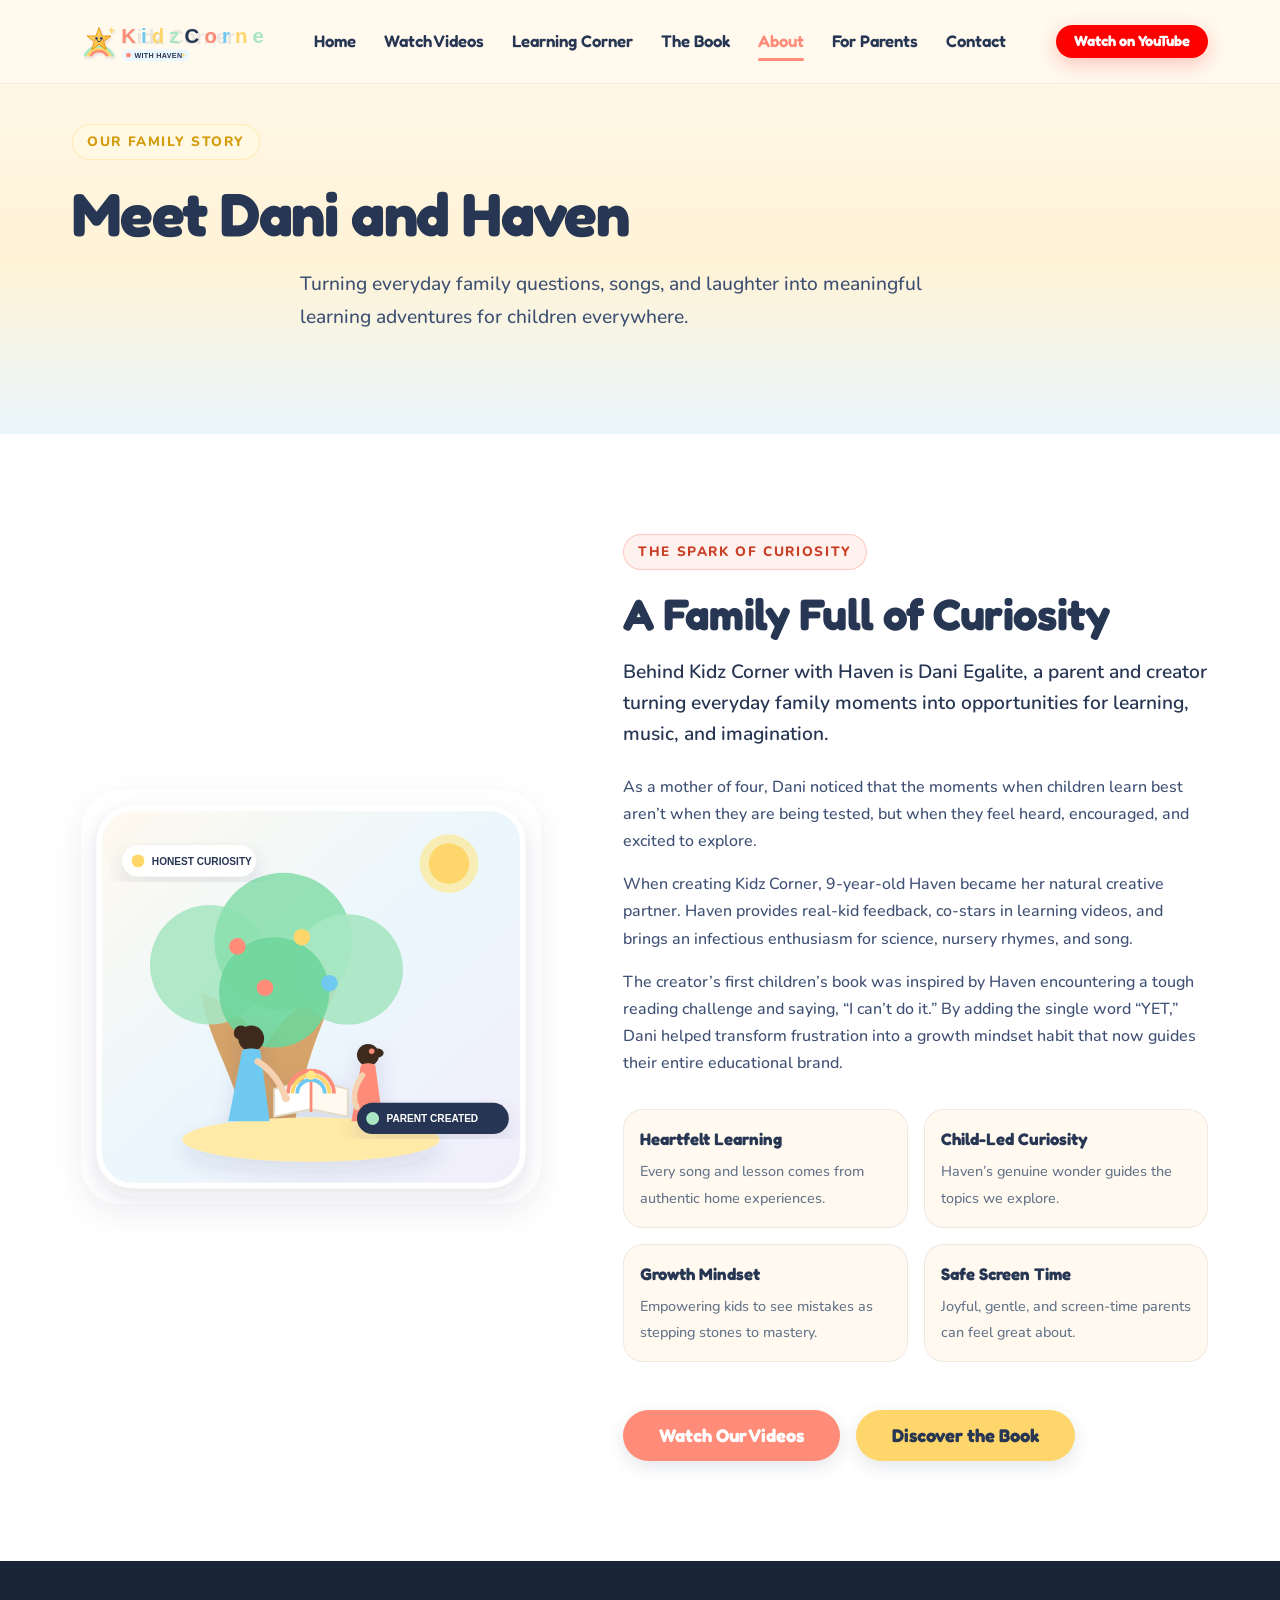
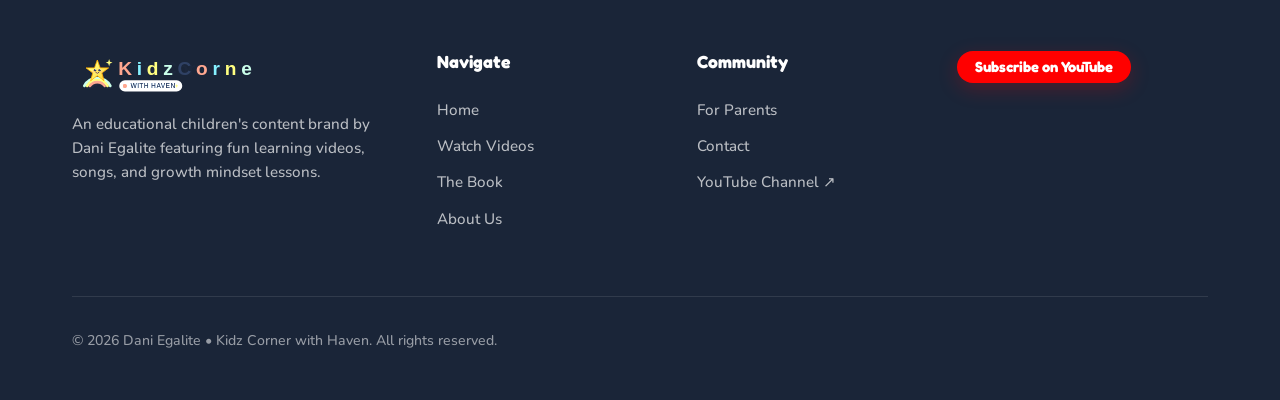
<file: about.html>
<!DOCTYPE html>
<html lang="en">
<head>
  <meta charset="UTF-8">
  <meta name="viewport" content="width=device-width, initial-scale=1.0">
  <title>About Dani &amp; Haven | Kidz Corner with Haven</title>
  <meta name="description" content="Learn about Dani Egalite, mother of four, and her 9-year-old daughter Haven, creators of Kidz Corner with Haven and the growth mindset story The Power of YET.">
  <link rel="icon" type="image/svg+xml" href="images/favicon.svg">
  <link rel="preconnect" href="https://fonts.googleapis.com">
  <link rel="preconnect" href="https://fonts.gstatic.com" crossorigin>
  <link href="https://fonts.googleapis.com/css2?family=Fredoka:wght@500;600;700;800&family=Nunito:ital,wght@0,400;0,600;0,700;0,800;1,600&display=swap" rel="stylesheet">
  <link rel="stylesheet" href="style.css">
</head>
<body>

  <!-- Site Header -->
  <header class="site-header" id="siteHeader">
    <div class="container header-container">
      <a href="index.html" class="header-logo" aria-label="Kidz Corner with Haven — Home">
        <img src="images/logo.svg" alt="Kidz Corner with Haven Logo" class="logo-img" width="190" height="48">
      </a>
      <nav class="desktop-nav" aria-label="Main Navigation">
        <a href="index.html" class="nav-link">Home</a>
        <a href="videos.html" class="nav-link">Watch Videos</a>
        <a href="index.html#learning" class="nav-link">Learning Corner</a>
        <a href="books.html" class="nav-link">The Book</a>
        <a href="about.html" class="nav-link active">About</a>
        <a href="index.html#parents" class="nav-link">For Parents</a>
        <a href="contact.html" class="nav-link">Contact</a>
      </nav>
      <div class="header-actions">
        <a href="https://www.youtube.com/@kidzcornerwithhaven" target="_blank" rel="noopener noreferrer" class="btn btn-youtube btn-sm">
          <span>Watch on YouTube</span>
        </a>
        <button type="button" class="mobile-menu-btn" aria-label="Toggle navigation menu" aria-expanded="false" aria-controls="mobileDrawer">
          <span class="hamburger-line"></span>
          <span class="hamburger-line"></span>
          <span class="hamburger-line"></span>
        </button>
      </div>
    </div>
  </header>

  <!-- Mobile Drawer Menu -->
  <aside class="mobile-nav-drawer" id="mobileDrawer" aria-label="Mobile Navigation Drawer">
    <div class="mobile-drawer-header">
      <img src="images/logo.svg" alt="Kidz Corner with Haven" width="160" height="40">
      <button type="button" class="mobile-drawer-close" aria-label="Close menu">&times;</button>
    </div>
    <nav class="mobile-nav-links">
      <a href="index.html" class="mobile-nav-link">Home</a>
      <a href="videos.html" class="mobile-nav-link">Watch Videos</a>
      <a href="books.html" class="mobile-nav-link">The Book</a>
      <a href="about.html" class="mobile-nav-link active">About Dani &amp; Haven</a>
      <a href="contact.html" class="mobile-nav-link">Contact</a>
    </nav>
  </aside>
  <div class="mobile-drawer-backdrop" aria-hidden="true"></div>

  <!-- Hero Header -->
  <section class="section" style="padding-top: calc(var(--header-height) + 40px); background: linear-gradient(180deg, #FFF9EF 0%, #FFF3D6 60%, #EBF7FD 100%);">
    <div class="container text-center">
      <span class="eyebrow eyebrow-yellow">OUR FAMILY STORY</span>
      <h1 style="margin-bottom: 16px;">Meet Dani and Haven</h1>
      <p style="max-width: 680px; margin: 0 auto; font-size: 1.2rem;">
        Turning everyday family questions, songs, and laughter into meaningful learning adventures for children everywhere.
      </p>
    </div>
  </section>

  <!-- Main Story Section -->
  <section class="section bg-white">
    <div class="container">
      <div class="about-grid">
        <div class="about-visual-column reveal-on-scroll">
          <div class="about-illustration-card">
            <img src="images/about-illustration.svg" alt="Artistic illustration of Dani Egalite and Haven learning together" width="500" height="450">
          </div>
        </div>

        <div class="about-content-column reveal-on-scroll">
          <span class="eyebrow eyebrow-coral">THE SPARK OF CURIOSITY</span>
          <h2>A Family Full of Curiosity</h2>
          <p class="about-lead">
            Behind Kidz Corner with Haven is Dani Egalite, a parent and creator turning everyday family moments into opportunities for learning, music, and imagination.
          </p>

          <div class="about-paragraphs">
            <p>
              As a mother of four, Dani noticed that the moments when children learn best aren’t when they are being tested, but when they feel heard, encouraged, and excited to explore.
            </p>
            <p>
              When creating Kidz Corner, 9-year-old Haven became her natural creative partner. Haven provides real-kid feedback, co-stars in learning videos, and brings an infectious enthusiasm for science, nursery rhymes, and song.
            </p>
            <p>
              The creator’s first children’s book was inspired by Haven encountering a tough reading challenge and saying, “I can’t do it.” By adding the single word “YET,” Dani helped transform frustration into a growth mindset habit that now guides their entire educational brand.
            </p>
          </div>

          <div class="about-values-grid">
            <div class="about-value-box">
              <strong>Heartfelt Learning</strong>
              <span>Every song and lesson comes from authentic home experiences.</span>
            </div>
            <div class="about-value-box">
              <strong>Child-Led Curiosity</strong>
              <span>Haven’s genuine wonder guides the topics we explore.</span>
            </div>
            <div class="about-value-box">
              <strong>Growth Mindset</strong>
              <span>Empowering kids to see mistakes as stepping stones to mastery.</span>
            </div>
            <div class="about-value-box">
              <strong>Safe Screen Time</strong>
              <span>Joyful, gentle, and screen-time parents can feel great about.</span>
            </div>
          </div>

          <div style="display: flex; gap: 16px; flex-wrap: wrap;">
            <a href="videos.html" class="btn btn-primary btn-lg">Watch Our Videos</a>
            <a href="books.html" class="btn btn-secondary btn-lg">Discover the Book</a>
          </div>
        </div>
      </div>
    </div>
  </section>

  <!-- Footer -->
  <footer class="site-footer">
    <div class="container">
      <div class="footer-top">
        <div class="footer-brand">
          <img src="images/logo.svg" alt="Kidz Corner with Haven" width="180" height="45" style="filter: brightness(1.2); margin-bottom: 16px;">
          <p>An educational children's content brand by Dani Egalite featuring fun learning videos, songs, and growth mindset lessons.</p>
        </div>
        <div class="footer-col">
          <h5>Navigate</h5>
          <ul class="footer-links">
            <li><a href="index.html" class="footer-link">Home</a></li>
            <li><a href="videos.html" class="footer-link">Watch Videos</a></li>
            <li><a href="books.html" class="footer-link">The Book</a></li>
            <li><a href="about.html" class="footer-link">About Us</a></li>
          </ul>
        </div>
        <div class="footer-col">
          <h5>Community</h5>
          <ul class="footer-links">
            <li><a href="index.html#parents" class="footer-link">For Parents</a></li>
            <li><a href="contact.html" class="footer-link">Contact</a></li>
            <li><a href="https://www.youtube.com/@kidzcornerwithhaven" target="_blank" rel="noopener noreferrer" class="footer-link">YouTube Channel ↗</a></li>
          </ul>
        </div>
        <div class="footer-col">
          <a href="https://www.youtube.com/@kidzcornerwithhaven" target="_blank" rel="noopener noreferrer" class="btn btn-youtube btn-sm">
            <span>Subscribe on YouTube</span>
          </a>
        </div>
      </div>
      <div class="footer-bottom">
        <div>&copy; <span data-current-year>2026</span> Dani Egalite &bull; Kidz Corner with Haven. All rights reserved.</div>
      </div>
    </div>
  </footer>

  <script src="script.js"></script>
</body>
</html>
</file>
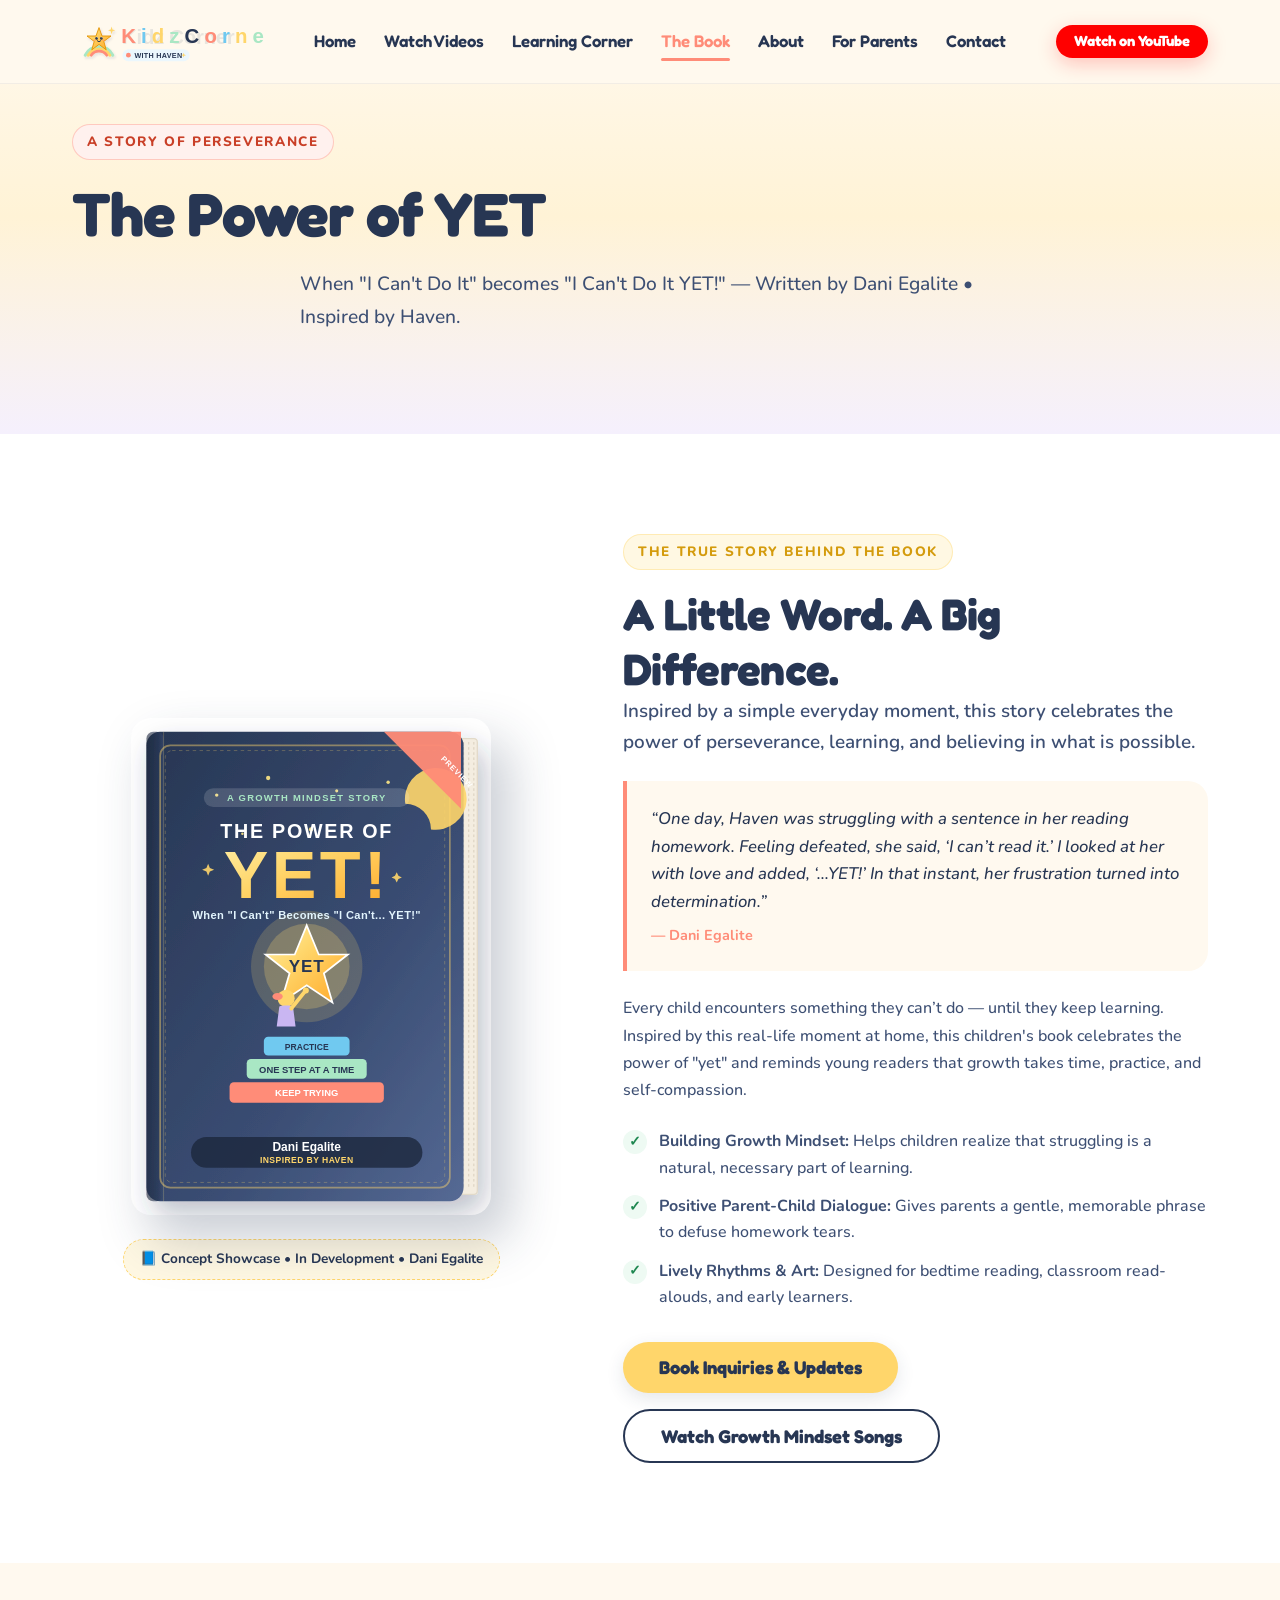
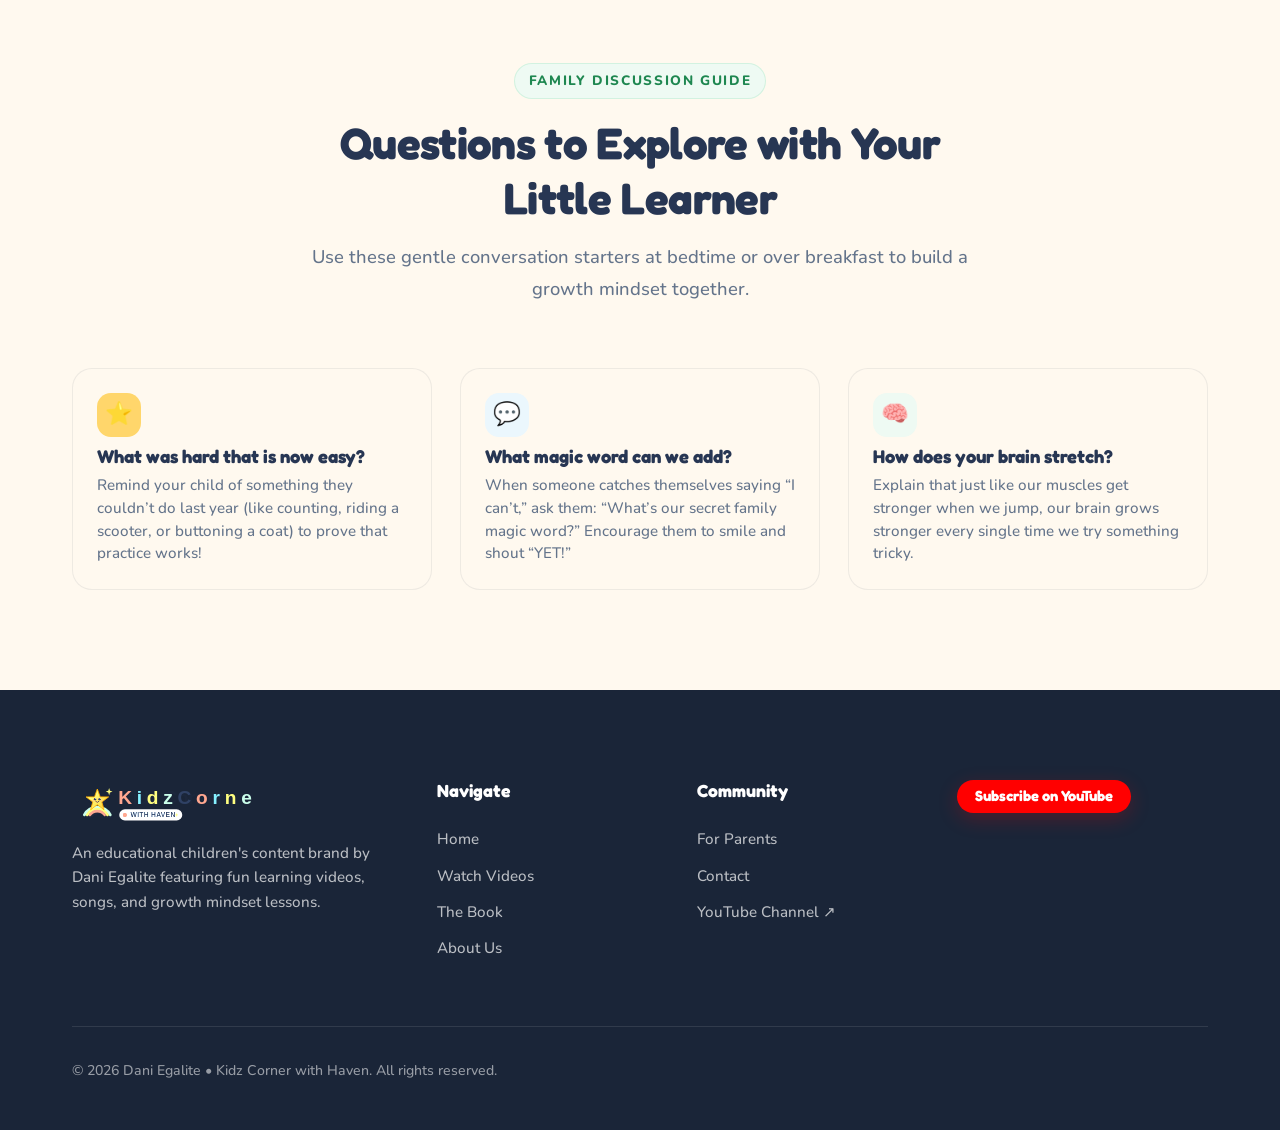
<file: books.html>
<!DOCTYPE html>
<html lang="en">
<head>
  <meta charset="UTF-8">
  <meta name="viewport" content="width=device-width, initial-scale=1.0">
  <title>The Book — The Power of YET | Dani Egalite</title>
  <meta name="description" content="Discover The Power of YET, a children's picture book inspired by Haven and written by Dani Egalite celebrating perseverance, positive self-talk, and growth mindset.">
  <link rel="icon" type="image/svg+xml" href="images/favicon.svg">
  <link rel="preconnect" href="https://fonts.googleapis.com">
  <link rel="preconnect" href="https://fonts.gstatic.com" crossorigin>
  <link href="https://fonts.googleapis.com/css2?family=Fredoka:wght@500;600;700;800&family=Nunito:ital,wght@0,400;0,600;0,700;0,800;1,600&display=swap" rel="stylesheet">
  <link rel="stylesheet" href="style.css">
</head>
<body>

  <!-- Site Header -->
  <header class="site-header" id="siteHeader">
    <div class="container header-container">
      <a href="index.html" class="header-logo" aria-label="Kidz Corner with Haven — Home">
        <img src="images/logo.svg" alt="Kidz Corner with Haven Logo" class="logo-img" width="190" height="48">
      </a>
      <nav class="desktop-nav" aria-label="Main Navigation">
        <a href="index.html" class="nav-link">Home</a>
        <a href="videos.html" class="nav-link">Watch Videos</a>
        <a href="index.html#learning" class="nav-link">Learning Corner</a>
        <a href="books.html" class="nav-link active">The Book</a>
        <a href="about.html" class="nav-link">About</a>
        <a href="index.html#parents" class="nav-link">For Parents</a>
        <a href="contact.html" class="nav-link">Contact</a>
      </nav>
      <div class="header-actions">
        <a href="https://www.youtube.com/@kidzcornerwithhaven" target="_blank" rel="noopener noreferrer" class="btn btn-youtube btn-sm">
          <span>Watch on YouTube</span>
        </a>
        <button type="button" class="mobile-menu-btn" aria-label="Toggle navigation menu" aria-expanded="false" aria-controls="mobileDrawer">
          <span class="hamburger-line"></span>
          <span class="hamburger-line"></span>
          <span class="hamburger-line"></span>
        </button>
      </div>
    </div>
  </header>

  <!-- Mobile Drawer Menu -->
  <aside class="mobile-nav-drawer" id="mobileDrawer" aria-label="Mobile Navigation Drawer">
    <div class="mobile-drawer-header">
      <img src="images/logo.svg" alt="Kidz Corner with Haven" width="160" height="40">
      <button type="button" class="mobile-drawer-close" aria-label="Close menu">&times;</button>
    </div>
    <nav class="mobile-nav-links">
      <a href="index.html" class="mobile-nav-link">Home</a>
      <a href="videos.html" class="mobile-nav-link">Watch Videos</a>
      <a href="books.html" class="mobile-nav-link active">The Book</a>
      <a href="about.html" class="mobile-nav-link">About Dani &amp; Haven</a>
      <a href="contact.html" class="mobile-nav-link">Contact</a>
    </nav>
  </aside>
  <div class="mobile-drawer-backdrop" aria-hidden="true"></div>

  <!-- Page Header -->
  <section class="section" style="padding-top: calc(var(--header-height) + 40px); background: linear-gradient(180deg, #FFF9EF 0%, #FFF3D6 50%, #F5F0FD 100%);">
    <div class="container text-center">
      <span class="eyebrow eyebrow-coral">A STORY OF PERSEVERANCE</span>
      <h1 style="margin-bottom: 16px;">The Power of YET</h1>
      <p style="max-width: 680px; margin: 0 auto; font-size: 1.2rem;">
        When "I Can't Do It" becomes "I Can't Do It YET!" — Written by Dani Egalite &bull; Inspired by Haven.
      </p>
    </div>
  </section>

  <!-- Book Showcase Section -->
  <section class="section bg-white">
    <div class="container">
      <div class="book-showcase-grid">
        <!-- 3D Book Graphic -->
        <div class="book-visual-column reveal-on-scroll">
          <div class="book-3d-wrapper">
            <div class="book-3d-cover" title="The Power of YET by Dani Egalite">
              <img src="images/book-cover.svg" alt="The Power of YET children's book concept cover" width="420" height="580">
            </div>
          </div>
          <div class="book-notice-badge">
            📘 Concept Showcase &bull; In Development &bull; Dani Egalite
          </div>
        </div>

        <!-- Book Origin Story & Insights -->
        <div class="book-details-column reveal-on-scroll">
          <span class="eyebrow eyebrow-yellow">THE TRUE STORY BEHIND THE BOOK</span>
          <h2>A Little Word. A Big Difference.</h2>
          <p class="book-lead-text">
            Inspired by a simple everyday moment, this story celebrates the power of perseverance, learning, and believing in what is possible.
          </p>

          <blockquote class="book-story-quote">
            “One day, Haven was struggling with a sentence in her reading homework. Feeling defeated, she said, ‘I can’t read it.’ I looked at her with love and added, ‘...YET!’ In that instant, her frustration turned into determination.”
            <cite>— Dani Egalite</cite>
          </blockquote>

          <p style="margin-bottom: 24px;">
            Every child encounters something they can’t do — until they keep learning. Inspired by this real-life moment at home, this children's book celebrates the power of "yet" and reminds young readers that growth takes time, practice, and self-compassion.
          </p>

          <ul class="book-highlights-list">
            <li class="book-highlight-item">
              <span class="book-highlight-icon">✓</span>
              <span><strong>Building Growth Mindset:</strong> Helps children realize that struggling is a natural, necessary part of learning.</span>
            </li>
            <li class="book-highlight-item">
              <span class="book-highlight-icon">✓</span>
              <span><strong>Positive Parent-Child Dialogue:</strong> Gives parents a gentle, memorable phrase to defuse homework tears.</span>
            </li>
            <li class="book-highlight-item">
              <span class="book-highlight-icon">✓</span>
              <span><strong>Lively Rhythms &amp; Art:</strong> Designed for bedtime reading, classroom read-alouds, and early learners.</span>
            </li>
          </ul>

          <div class="book-action-row">
            <a href="contact.html" class="btn btn-secondary btn-lg">
              <span>Book Inquiries &amp; Updates</span>
            </a>
            <a href="videos.html" class="btn btn-outline btn-lg">
              <span>Watch Growth Mindset Songs</span>
            </a>
          </div>
        </div>
      </div>
    </div>
  </section>

  <!-- Parent Discussion Guide Section -->
  <section class="section bg-cream">
    <div class="container">
      <div class="section-header reveal-on-scroll">
        <span class="eyebrow eyebrow-mint">FAMILY DISCUSSION GUIDE</span>
        <h2>Questions to Explore with Your Little Learner</h2>
        <p>Use these gentle conversation starters at bedtime or over breakfast to build a growth mindset together.</p>
      </div>

      <div class="mindset-pillars" style="margin-top: 0;">
        <div class="mindset-pillar-card">
          <div class="pillar-icon pillar-icon-yellow">⭐</div>
          <h4>What was hard that is now easy?</h4>
          <p>Remind your child of something they couldn’t do last year (like counting, riding a scooter, or buttoning a coat) to prove that practice works!</p>
        </div>
        <div class="mindset-pillar-card">
          <div class="pillar-icon pillar-icon-sky">💬</div>
          <h4>What magic word can we add?</h4>
          <p>When someone catches themselves saying “I can’t,” ask them: “What’s our secret family magic word?” Encourage them to smile and shout “YET!”</p>
        </div>
        <div class="mindset-pillar-card">
          <div class="pillar-icon pillar-icon-mint">🧠</div>
          <h4>How does your brain stretch?</h4>
          <p>Explain that just like our muscles get stronger when we jump, our brain grows stronger every single time we try something tricky.</p>
        </div>
      </div>
    </div>
  </section>

  <!-- Footer -->
  <footer class="site-footer">
    <div class="container">
      <div class="footer-top">
        <div class="footer-brand">
          <img src="images/logo.svg" alt="Kidz Corner with Haven" width="180" height="45" style="filter: brightness(1.2); margin-bottom: 16px;">
          <p>An educational children's content brand by Dani Egalite featuring fun learning videos, songs, and growth mindset lessons.</p>
        </div>
        <div class="footer-col">
          <h5>Navigate</h5>
          <ul class="footer-links">
            <li><a href="index.html" class="footer-link">Home</a></li>
            <li><a href="videos.html" class="footer-link">Watch Videos</a></li>
            <li><a href="books.html" class="footer-link">The Book</a></li>
            <li><a href="about.html" class="footer-link">About Us</a></li>
          </ul>
        </div>
        <div class="footer-col">
          <h5>Community</h5>
          <ul class="footer-links">
            <li><a href="index.html#parents" class="footer-link">For Parents</a></li>
            <li><a href="contact.html" class="footer-link">Contact</a></li>
            <li><a href="https://www.youtube.com/@kidzcornerwithhaven" target="_blank" rel="noopener noreferrer" class="footer-link">YouTube Channel ↗</a></li>
          </ul>
        </div>
        <div class="footer-col">
          <a href="https://www.youtube.com/@kidzcornerwithhaven" target="_blank" rel="noopener noreferrer" class="btn btn-youtube btn-sm">
            <span>Subscribe on YouTube</span>
          </a>
        </div>
      </div>
      <div class="footer-bottom">
        <div>&copy; <span data-current-year>2026</span> Dani Egalite &bull; Kidz Corner with Haven. All rights reserved.</div>
      </div>
    </div>
  </footer>

  <script src="script.js"></script>
</body>
</html>
</file>
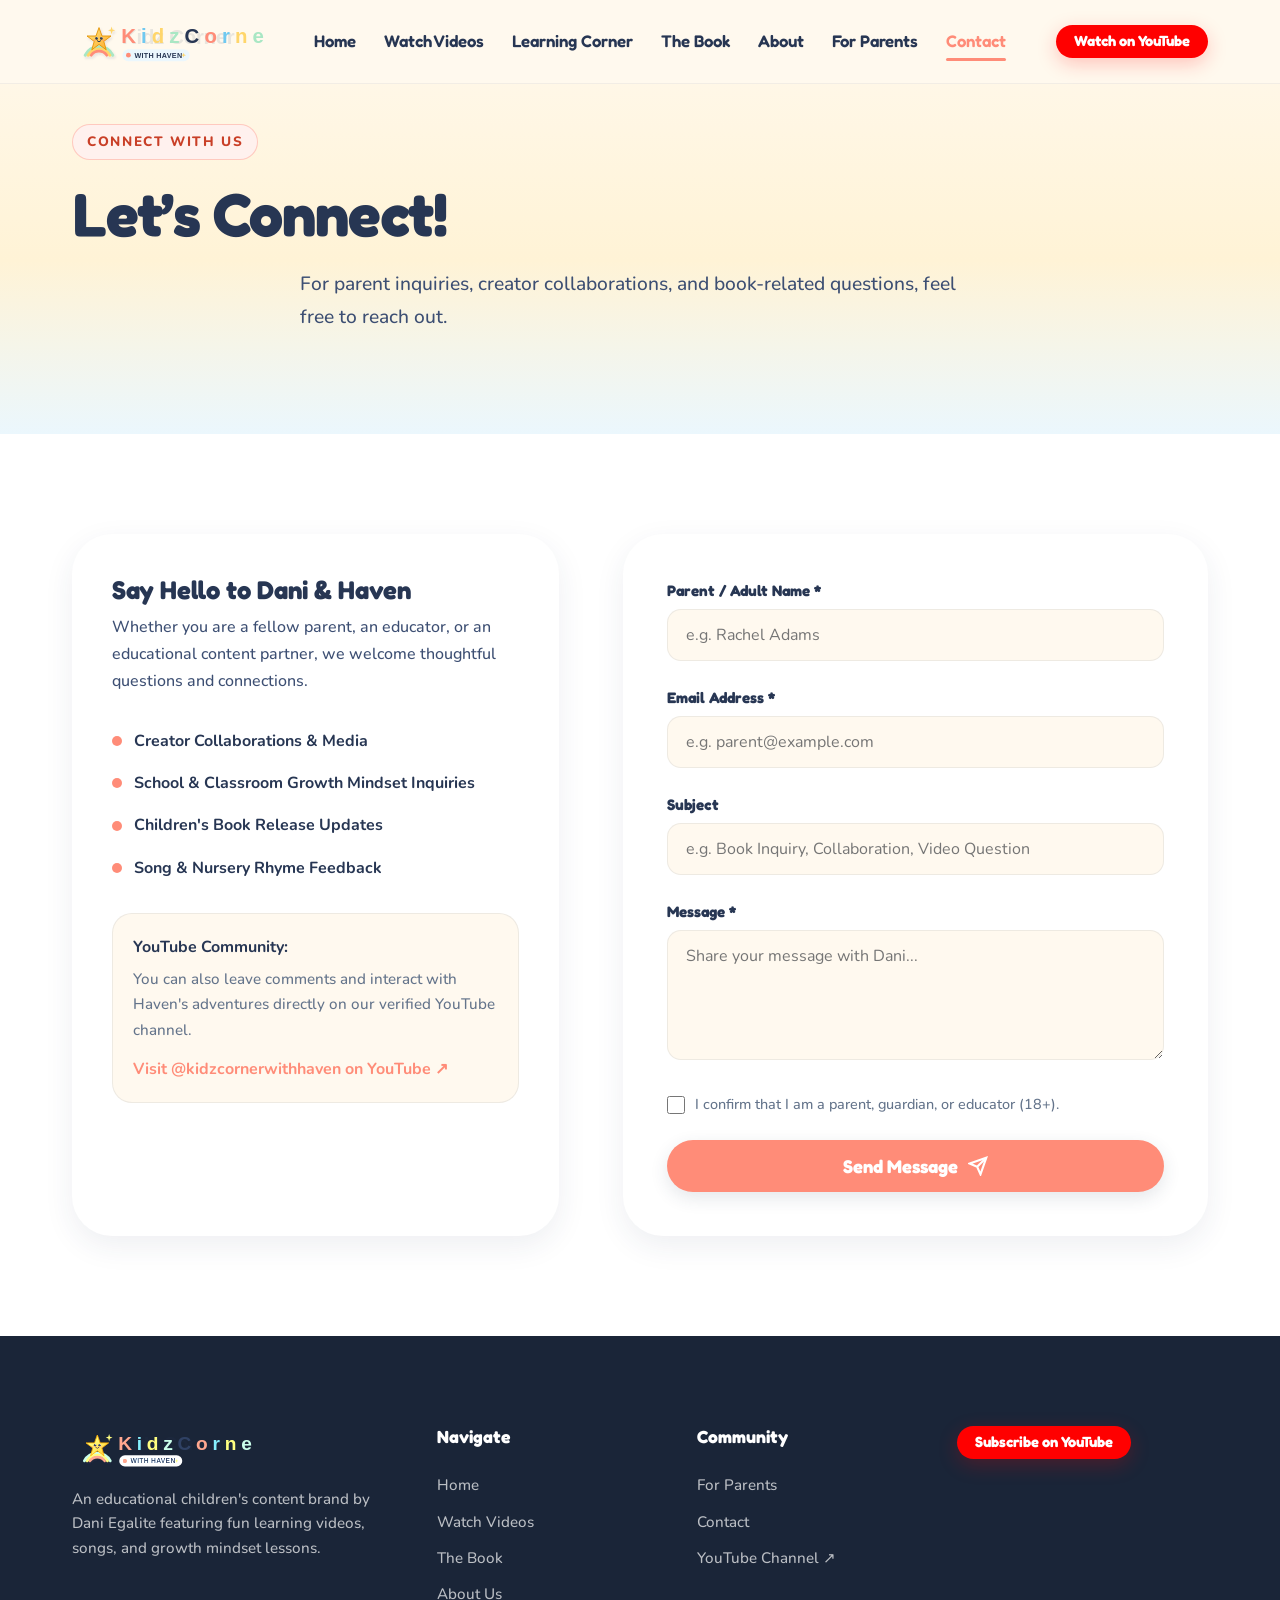
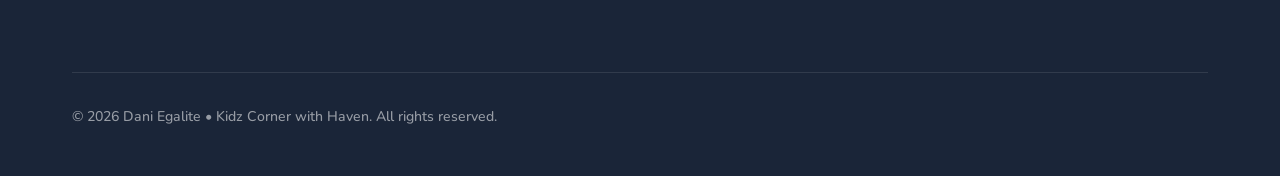
<file: contact.html>
<!DOCTYPE html>
<html lang="en">
<head>
  <meta charset="UTF-8">
  <meta name="viewport" content="width=device-width, initial-scale=1.0">
  <title>Contact Dani &amp; Haven | Kidz Corner with Haven</title>
  <meta name="description" content="Get in touch with Dani Egalite and Haven for parent inquiries, creator collaborations, book questions, and educational partnerships.">
  <link rel="icon" type="image/svg+xml" href="images/favicon.svg">
  <link rel="preconnect" href="https://fonts.googleapis.com">
  <link rel="preconnect" href="https://fonts.gstatic.com" crossorigin>
  <link href="https://fonts.googleapis.com/css2?family=Fredoka:wght@500;600;700;800&family=Nunito:ital,wght@0,400;0,600;0,700;0,800;1,600&display=swap" rel="stylesheet">
  <link rel="stylesheet" href="style.css">
</head>
<body>

  <!-- Site Header -->
  <header class="site-header" id="siteHeader">
    <div class="container header-container">
      <a href="index.html" class="header-logo" aria-label="Kidz Corner with Haven — Home">
        <img src="images/logo.svg" alt="Kidz Corner with Haven Logo" class="logo-img" width="190" height="48">
      </a>
      <nav class="desktop-nav" aria-label="Main Navigation">
        <a href="index.html" class="nav-link">Home</a>
        <a href="videos.html" class="nav-link">Watch Videos</a>
        <a href="index.html#learning" class="nav-link">Learning Corner</a>
        <a href="books.html" class="nav-link">The Book</a>
        <a href="about.html" class="nav-link">About</a>
        <a href="index.html#parents" class="nav-link">For Parents</a>
        <a href="contact.html" class="nav-link active">Contact</a>
      </nav>
      <div class="header-actions">
        <a href="https://www.youtube.com/@kidzcornerwithhaven" target="_blank" rel="noopener noreferrer" class="btn btn-youtube btn-sm">
          <span>Watch on YouTube</span>
        </a>
        <button type="button" class="mobile-menu-btn" aria-label="Toggle navigation menu" aria-expanded="false" aria-controls="mobileDrawer">
          <span class="hamburger-line"></span>
          <span class="hamburger-line"></span>
          <span class="hamburger-line"></span>
        </button>
      </div>
    </div>
  </header>

  <!-- Mobile Drawer Menu -->
  <aside class="mobile-nav-drawer" id="mobileDrawer" aria-label="Mobile Navigation Drawer">
    <div class="mobile-drawer-header">
      <img src="images/logo.svg" alt="Kidz Corner with Haven" width="160" height="40">
      <button type="button" class="mobile-drawer-close" aria-label="Close menu">&times;</button>
    </div>
    <nav class="mobile-nav-links">
      <a href="index.html" class="mobile-nav-link">Home</a>
      <a href="videos.html" class="mobile-nav-link">Watch Videos</a>
      <a href="books.html" class="mobile-nav-link">The Book</a>
      <a href="about.html" class="mobile-nav-link">About Dani &amp; Haven</a>
      <a href="contact.html" class="mobile-nav-link active">Contact</a>
    </nav>
  </aside>
  <div class="mobile-drawer-backdrop" aria-hidden="true"></div>

  <!-- Page Header -->
  <section class="section" style="padding-top: calc(var(--header-height) + 40px); background: linear-gradient(180deg, #FFF9EF 0%, #FFF3D6 60%, #EBF7FD 100%);">
    <div class="container text-center">
      <span class="eyebrow eyebrow-coral">CONNECT WITH US</span>
      <h1 style="margin-bottom: 16px;">Let’s Connect!</h1>
      <p style="max-width: 680px; margin: 0 auto; font-size: 1.2rem;">
        For parent inquiries, creator collaborations, and book-related questions, feel free to reach out.
      </p>
    </div>
  </section>

  <!-- Contact Section -->
  <section class="section bg-white">
    <div class="container">
      <div class="contact-layout">
        <!-- Contact Information -->
        <div class="contact-info-card reveal-on-scroll">
          <h3>Say Hello to Dani &amp; Haven</h3>
          <p>
            Whether you are a fellow parent, an educator, or an educational content partner, we welcome thoughtful questions and connections.
          </p>

          <ul class="contact-features-list">
            <li class="contact-feature-item">
              <span class="contact-feature-dot"></span>
              <span>Creator Collaborations &amp; Media</span>
            </li>
            <li class="contact-feature-item">
              <span class="contact-feature-dot"></span>
              <span>School &amp; Classroom Growth Mindset Inquiries</span>
            </li>
            <li class="contact-feature-item">
              <span class="contact-feature-dot"></span>
              <span>Children's Book Release Updates</span>
            </li>
            <li class="contact-feature-item">
              <span class="contact-feature-dot"></span>
              <span>Song &amp; Nursery Rhyme Feedback</span>
            </li>
          </ul>

          <div style="margin-top: 28px; padding: 20px; background-color: var(--color-cream); border-radius: var(--radius-md); border: 1px solid var(--color-border);">
            <strong style="color: var(--color-navy); display: block; margin-bottom: 6px;">YouTube Community:</strong>
            <p style="font-size: 0.95rem; margin-bottom: 12px; color: var(--color-navy-muted);">
              You can also leave comments and interact with Haven's adventures directly on our verified YouTube channel.
            </p>
            <a href="https://www.youtube.com/@kidzcornerwithhaven" target="_blank" rel="noopener noreferrer" style="color: var(--color-coral); font-weight: 700;">
              Visit @kidzcornerwithhaven on YouTube ↗
            </a>
          </div>
        </div>

        <!-- Accessible Contact Form -->
        <div class="contact-form-card reveal-on-scroll">
          <form id="contactForm" novalidate>
            <div class="form-group">
              <label for="contactName" class="form-label">Parent / Adult Name *</label>
              <input type="text" id="contactName" class="form-control" placeholder="e.g. Rachel Adams" required>
            </div>

            <div class="form-group">
              <label for="contactEmail" class="form-label">Email Address *</label>
              <input type="email" id="contactEmail" class="form-control" placeholder="e.g. parent@example.com" required>
            </div>

            <div class="form-group">
              <label for="contactSubject" class="form-label">Subject</label>
              <input type="text" id="contactSubject" class="form-control" placeholder="e.g. Book Inquiry, Collaboration, Video Question">
            </div>

            <div class="form-group">
              <label for="contactMessage" class="form-label">Message *</label>
              <textarea id="contactMessage" class="form-control" placeholder="Share your message with Dani..." required></textarea>
            </div>

            <div class="checkbox-group">
              <input type="checkbox" id="contactAdultVerify" required>
              <label for="contactAdultVerify" class="checkbox-label">
                I confirm that I am a parent, guardian, or educator (18+).
              </label>
            </div>

            <button type="submit" class="btn btn-primary btn-lg" style="width: 100%;">
              <span>Send Message</span>
              <svg class="btn-icon" viewBox="0 0 24 24" fill="none" stroke="currentColor" stroke-width="2.5">
                <line x1="22" y1="2" x2="11" y2="13"></line>
                <polygon points="22 2 15 22 11 13 2 9 22 2"></polygon>
              </svg>
            </button>

            <!-- Status Alert Container -->
            <div class="form-status-alert" id="contactStatus" role="alert"></div>
          </form>
        </div>
      </div>
    </div>
  </section>

  <!-- Footer -->
  <footer class="site-footer">
    <div class="container">
      <div class="footer-top">
        <div class="footer-brand">
          <img src="images/logo.svg" alt="Kidz Corner with Haven" width="180" height="45" style="filter: brightness(1.2); margin-bottom: 16px;">
          <p>An educational children's content brand by Dani Egalite featuring fun learning videos, songs, and growth mindset lessons.</p>
        </div>
        <div class="footer-col">
          <h5>Navigate</h5>
          <ul class="footer-links">
            <li><a href="index.html" class="footer-link">Home</a></li>
            <li><a href="videos.html" class="footer-link">Watch Videos</a></li>
            <li><a href="books.html" class="footer-link">The Book</a></li>
            <li><a href="about.html" class="footer-link">About Us</a></li>
          </ul>
        </div>
        <div class="footer-col">
          <h5>Community</h5>
          <ul class="footer-links">
            <li><a href="index.html#parents" class="footer-link">For Parents</a></li>
            <li><a href="contact.html" class="footer-link">Contact</a></li>
            <li><a href="https://www.youtube.com/@kidzcornerwithhaven" target="_blank" rel="noopener noreferrer" class="footer-link">YouTube Channel ↗</a></li>
          </ul>
        </div>
        <div class="footer-col">
          <a href="https://www.youtube.com/@kidzcornerwithhaven" target="_blank" rel="noopener noreferrer" class="btn btn-youtube btn-sm">
            <span>Subscribe on YouTube</span>
          </a>
        </div>
      </div>
      <div class="footer-bottom">
        <div>&copy; <span data-current-year>2026</span> Dani Egalite &bull; Kidz Corner with Haven. All rights reserved.</div>
      </div>
    </div>
  </footer>

  <script src="script.js"></script>
</body>
</html>
</file>
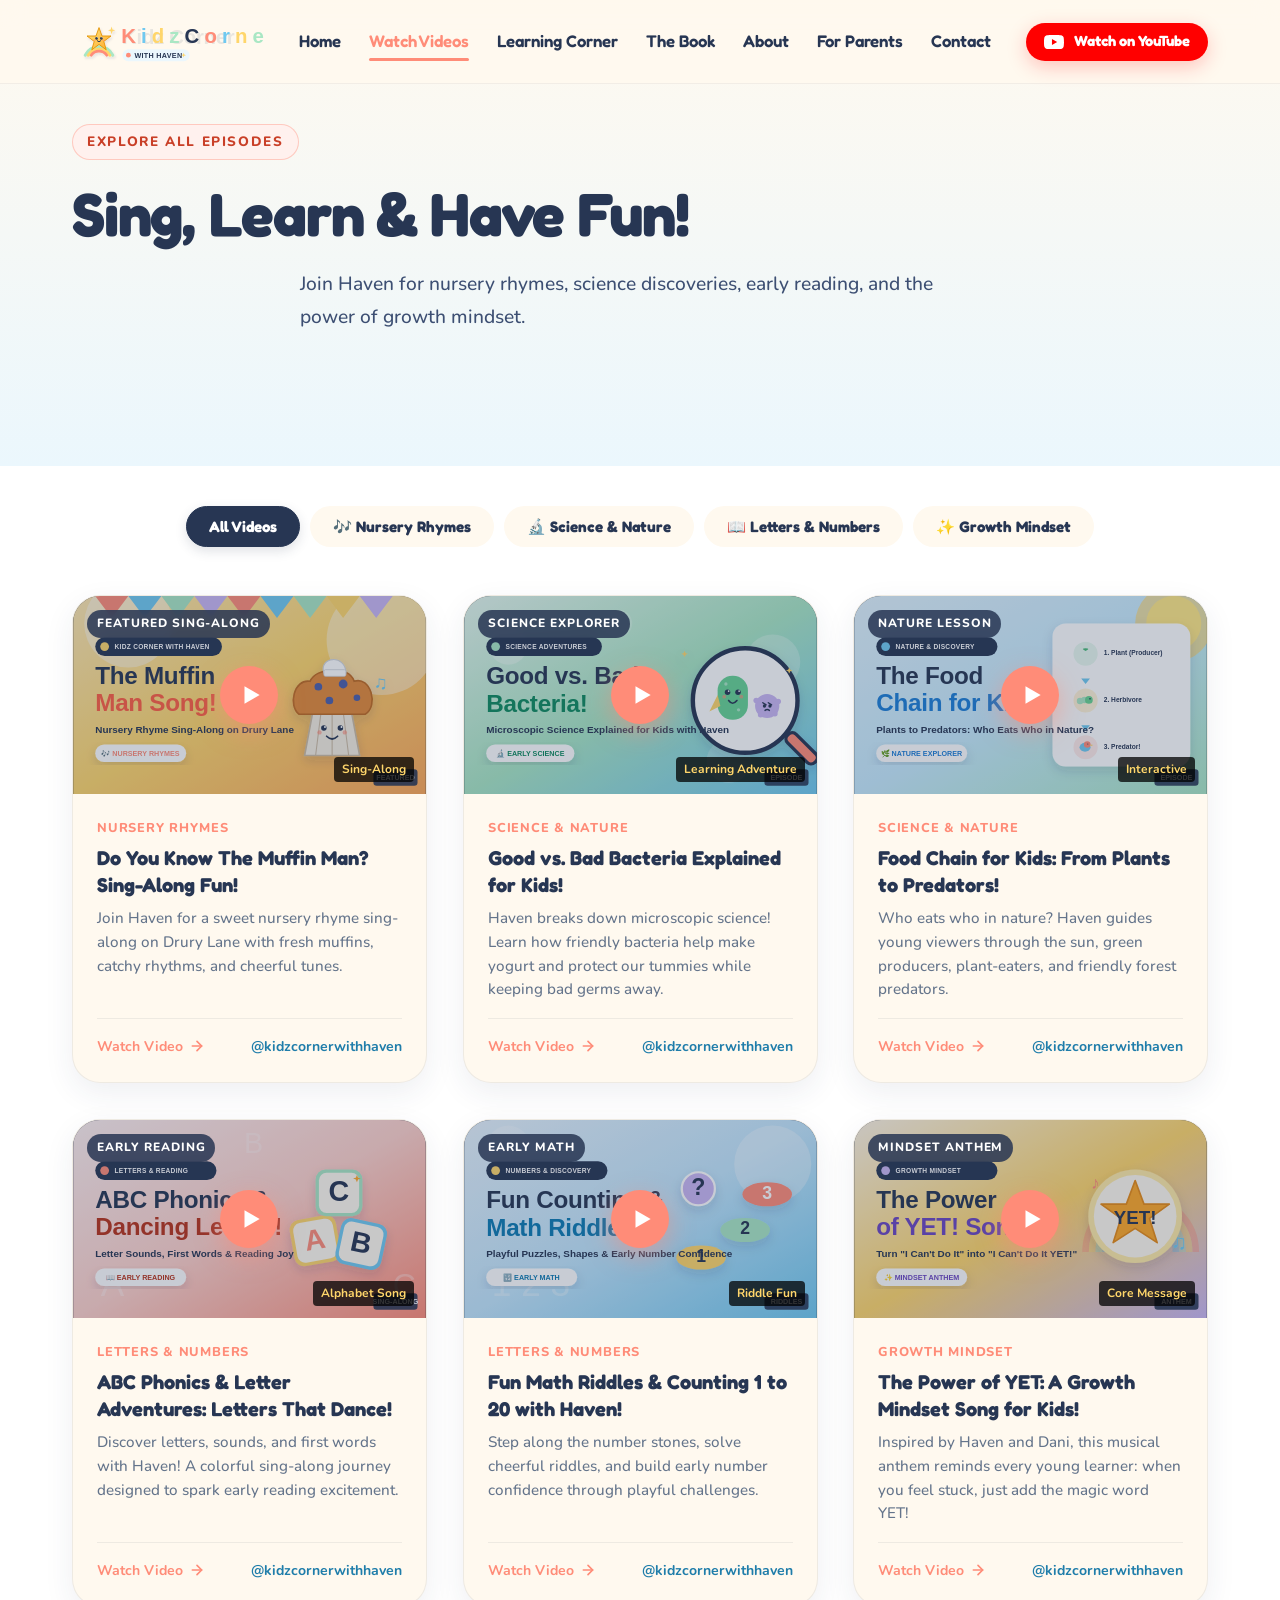
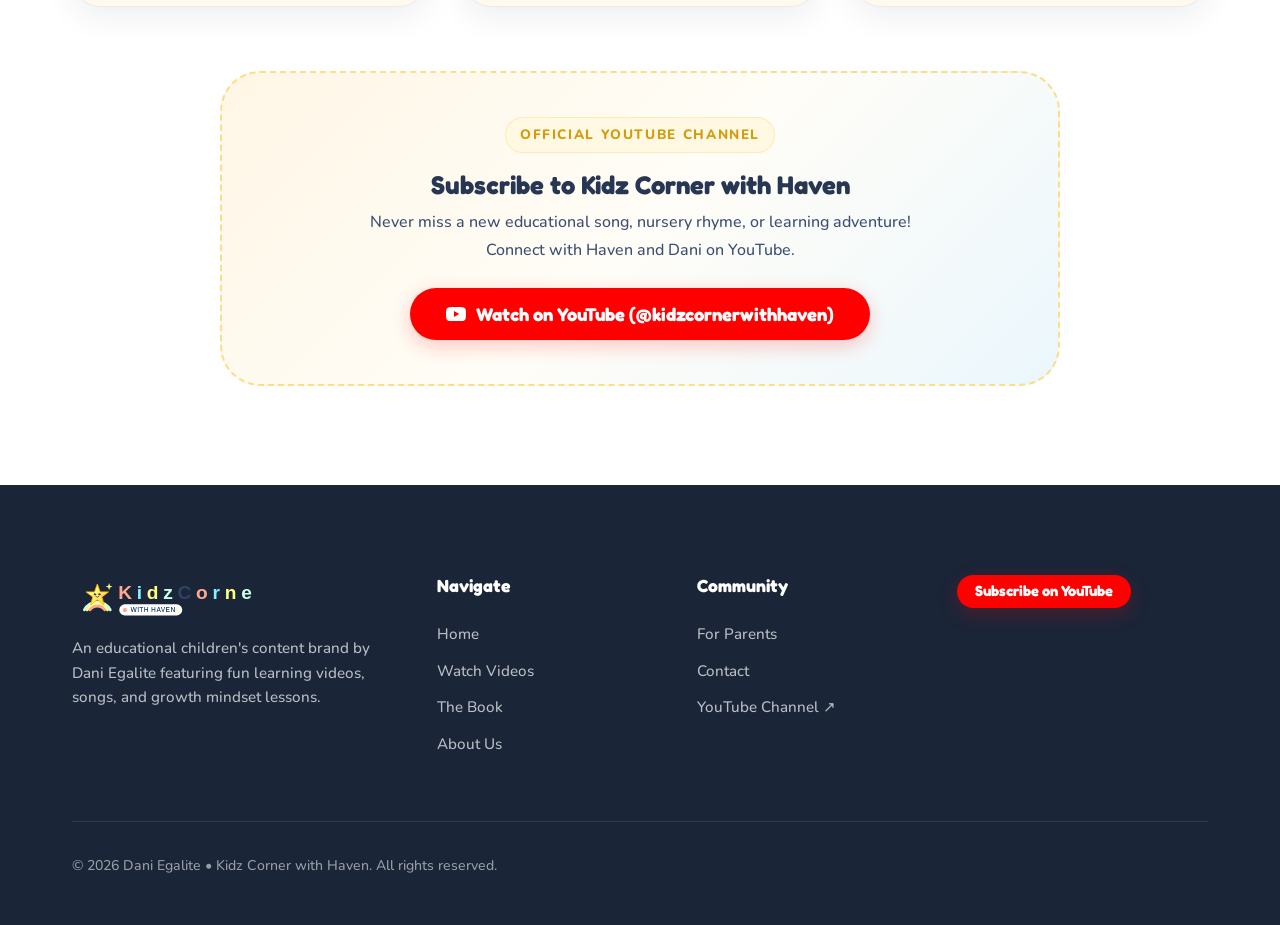
<file: videos.html>
<!DOCTYPE html>
<html lang="en">
<head>
  <meta charset="UTF-8">
  <meta name="viewport" content="width=device-width, initial-scale=1.0">
  <title>Watch Videos &amp; Songs | Kidz Corner with Haven</title>
  <meta name="description" content="Watch educational children's songs, nursery rhymes, science adventures, and growth mindset videos with Haven and Dani Egalite.">
  <link rel="icon" type="image/svg+xml" href="images/favicon.svg">
  <link rel="preconnect" href="https://fonts.googleapis.com">
  <link rel="preconnect" href="https://fonts.gstatic.com" crossorigin>
  <link href="https://fonts.googleapis.com/css2?family=Fredoka:wght@500;600;700;800&family=Nunito:ital,wght@0,400;0,600;0,700;0,800;1,600&display=swap" rel="stylesheet">
  <link rel="stylesheet" href="style.css">
</head>
<body>

  <!-- Site Header -->
  <header class="site-header" id="siteHeader">
    <div class="container header-container">
      <a href="index.html" class="header-logo" aria-label="Kidz Corner with Haven — Home">
        <img src="images/logo.svg" alt="Kidz Corner with Haven Logo" class="logo-img" width="190" height="48">
      </a>
      <nav class="desktop-nav" aria-label="Main Navigation">
        <a href="index.html" class="nav-link">Home</a>
        <a href="videos.html" class="nav-link active">Watch Videos</a>
        <a href="index.html#learning" class="nav-link">Learning Corner</a>
        <a href="books.html" class="nav-link">The Book</a>
        <a href="about.html" class="nav-link">About</a>
        <a href="index.html#parents" class="nav-link">For Parents</a>
        <a href="contact.html" class="nav-link">Contact</a>
      </nav>
      <div class="header-actions">
        <a href="https://www.youtube.com/@kidzcornerwithhaven" target="_blank" rel="noopener noreferrer" class="btn btn-youtube btn-sm">
          <svg class="btn-icon" viewBox="0 0 24 24" fill="currentColor">
            <path d="M23.498 6.186a3.016 3.016 0 0 0-2.122-2.136C19.505 3.545 12 3.545 12 3.545s-7.505 0-9.377.505A3.017 3.017 0 0 0 .502 6.186C0 8.07 0 12 0 12s0 3.93.502 5.814a3.016 3.016 0 0 0 2.122 2.136c1.871.505 9.376.505 9.376.505s7.505 0 9.377-.505a3.015 3.015 0 0 0 2.122-2.136C24 15.93 24 12 24 12s0-3.93-.502-5.814zM9.545 15.568V8.432L15.818 12l-6.273 3.568z"/>
          </svg>
          <span>Watch on YouTube</span>
        </a>
        <button type="button" class="mobile-menu-btn" aria-label="Toggle navigation menu" aria-expanded="false" aria-controls="mobileDrawer">
          <span class="hamburger-line"></span>
          <span class="hamburger-line"></span>
          <span class="hamburger-line"></span>
        </button>
      </div>
    </div>
  </header>

  <!-- Mobile Drawer Menu -->
  <aside class="mobile-nav-drawer" id="mobileDrawer" aria-label="Mobile Navigation Drawer">
    <div class="mobile-drawer-header">
      <img src="images/logo.svg" alt="Kidz Corner with Haven" width="160" height="40">
      <button type="button" class="mobile-drawer-close" aria-label="Close menu">&times;</button>
    </div>
    <nav class="mobile-nav-links">
      <a href="index.html" class="mobile-nav-link">Home</a>
      <a href="videos.html" class="mobile-nav-link active">Watch Videos</a>
      <a href="index.html#mindset" class="mobile-nav-link">The Power of YET</a>
      <a href="index.html#learning" class="mobile-nav-link">Learning Corner</a>
      <a href="books.html" class="mobile-nav-link">The Book</a>
      <a href="about.html" class="mobile-nav-link">About Dani &amp; Haven</a>
      <a href="contact.html" class="mobile-nav-link">Contact</a>
    </nav>
    <a href="https://www.youtube.com/@kidzcornerwithhaven" target="_blank" rel="noopener noreferrer" class="btn btn-youtube">
      <span>Subscribe on YouTube</span>
    </a>
  </aside>
  <div class="mobile-drawer-backdrop" aria-hidden="true"></div>

  <!-- Page Banner -->
  <section class="section" style="padding-top: calc(var(--header-height) + 40px); background: linear-gradient(180deg, #FFF9EF 0%, #EBF7FD 100%);">
    <div class="container text-center">
      <span class="eyebrow eyebrow-coral">EXPLORE ALL EPISODES</span>
      <h1 style="margin-bottom: 16px;">Sing, Learn &amp; Have Fun!</h1>
      <p style="max-width: 680px; margin: 0 auto 32px auto; font-size: 1.2rem;">
        Join Haven for nursery rhymes, science discoveries, early reading, and the power of growth mindset.
      </p>
    </div>
  </section>

  <!-- Video Library Section -->
  <section class="section bg-white" style="padding-top: 40px;">
    <div class="container">
      <!-- Filter Bar -->
      <div class="video-filter-bar reveal-on-scroll">
        <button type="button" class="filter-pill active" data-filter="all">All Videos</button>
        <button type="button" class="filter-pill" data-filter="rhymes">🎶 Nursery Rhymes</button>
        <button type="button" class="filter-pill" data-filter="science">🔬 Science &amp; Nature</button>
        <button type="button" class="filter-pill" data-filter="learning">📖 Letters &amp; Numbers</button>
        <button type="button" class="filter-pill" data-filter="mindset">✨ Growth Mindset</button>
      </div>

      <!-- Video Grid -->
      <div class="video-grid" id="videoGrid"></div>

      <!-- YouTube Channel Box -->
      <div class="channel-cta-banner reveal-on-scroll">
        <span class="eyebrow eyebrow-yellow">OFFICIAL YOUTUBE CHANNEL</span>
        <h3>Subscribe to Kidz Corner with Haven</h3>
        <p>
          Never miss a new educational song, nursery rhyme, or learning adventure! Connect with Haven and Dani on YouTube.
        </p>
        <a href="https://www.youtube.com/@kidzcornerwithhaven" target="_blank" rel="noopener noreferrer" class="btn btn-youtube btn-lg">
          <svg class="btn-icon" viewBox="0 0 24 24" fill="currentColor">
            <path d="M23.498 6.186a3.016 3.016 0 0 0-2.122-2.136C19.505 3.545 12 3.545 12 3.545s-7.505 0-9.377.505A3.017 3.017 0 0 0 .502 6.186C0 8.07 0 12 0 12s0 3.93.502 5.814a3.016 3.016 0 0 0 2.122 2.136c1.871.505 9.376.505 9.376.505s7.505 0 9.377-.505a3.015 3.015 0 0 0 2.122-2.136C24 15.93 24 12 24 12s0-3.93-.502-5.814zM9.545 15.568V8.432L15.818 12l-6.273 3.568z"/>
          </svg>
          <span>Watch on YouTube (@kidzcornerwithhaven)</span>
        </a>
      </div>
    </div>
  </section>

  <!-- Video Modal -->
  <div class="video-modal" id="videoModal" role="dialog" aria-modal="true" aria-labelledby="modalTitle" aria-hidden="true">
    <div class="modal-backdrop" aria-hidden="true"></div>
    <div class="modal-dialog">
      <div class="modal-header">
        <h3 class="modal-title" id="modalTitle">Kidz Corner Video</h3>
        <button type="button" class="modal-close-btn" id="modalCloseBtn" aria-label="Close dialog">&times;</button>
      </div>
      <div class="modal-video-frame-wrap">
        <iframe id="modalIframe" src="" title="YouTube player" allow="accelerometer; autoplay; encrypted-media; gyroscope; picture-in-picture" allowfullscreen></iframe>
      </div>
      <div id="modalChannelNotice" class="modal-channel-notice" style="display: none;"></div>
    </div>
  </div>

  <!-- Footer -->
  <footer class="site-footer">
    <div class="container">
      <div class="footer-top">
        <div class="footer-brand">
          <img src="images/logo.svg" alt="Kidz Corner with Haven" width="180" height="45" style="filter: brightness(1.2); margin-bottom: 16px;">
          <p>An educational children's content brand by Dani Egalite featuring fun learning videos, songs, and growth mindset lessons.</p>
        </div>
        <div class="footer-col">
          <h5>Navigate</h5>
          <ul class="footer-links">
            <li><a href="index.html" class="footer-link">Home</a></li>
            <li><a href="videos.html" class="footer-link">Watch Videos</a></li>
            <li><a href="books.html" class="footer-link">The Book</a></li>
            <li><a href="about.html" class="footer-link">About Us</a></li>
          </ul>
        </div>
        <div class="footer-col">
          <h5>Community</h5>
          <ul class="footer-links">
            <li><a href="index.html#parents" class="footer-link">For Parents</a></li>
            <li><a href="contact.html" class="footer-link">Contact</a></li>
            <li><a href="https://www.youtube.com/@kidzcornerwithhaven" target="_blank" rel="noopener noreferrer" class="footer-link">YouTube Channel ↗</a></li>
          </ul>
        </div>
        <div class="footer-col">
          <a href="https://www.youtube.com/@kidzcornerwithhaven" target="_blank" rel="noopener noreferrer" class="btn btn-youtube btn-sm">
            <span>Subscribe on YouTube</span>
          </a>
        </div>
      </div>
      <div class="footer-bottom">
        <div>&copy; <span data-current-year>2026</span> Dani Egalite &bull; Kidz Corner with Haven. All rights reserved.</div>
      </div>
    </div>
  </footer>

  <script src="script.js"></script>
</body>
</html>
</file>
<file: style.css>
/* ==========================================================================
   KIDZ CORNER WITH HAVEN — OFFICIAL DESIGN SYSTEM & STYLESHEET
   Brand: Dani Egalite & Kidz Corner with Haven
   Palette: Warm Cream (#FFF9EF), Soft Yellow (#FFD66B), Sky Blue (#70C9F0),
            Coral (#FF8C78), Mint Green (#A9E7C4), Lavender (#C9B6F2),
            Deep Navy (#273653), White (#FFFFFF)
   Typography: Fredoka / Baloo 2 (Headings), Nunito (Body)
   ========================================================================== */

/* --------------------------------------------------------------------------
   1. CSS Custom Properties / Tokens
   -------------------------------------------------------------------------- */
:root {
  /* Brand Color Palette */
  --color-cream: #FFF9EF;
  --color-cream-tint: #FFF4DF;
  --color-cream-surface: #FFFFFF;
  
  --color-yellow: #FFD66B;
  --color-yellow-hover: #F8C84E;
  --color-yellow-light: #FFF8E3;
  --color-yellow-dark: #D49B0D;

  --color-sky: #70C9F0;
  --color-sky-hover: #54BBEB;
  --color-sky-light: #EBF7FD;
  --color-sky-dark: #1F7DAA;

  --color-coral: #FF8C78;
  --color-coral-hover: #FF735A;
  --color-coral-light: #FFF1EE;
  --color-coral-dark: #C93F27;

  --color-mint: #A9E7C4;
  --color-mint-hover: #8CE0AF;
  --color-mint-light: #EEFAF3;
  --color-mint-dark: #1E8750;

  --color-lavender: #C9B6F2;
  --color-lavender-hover: #B79EEB;
  --color-lavender-light: #F5F0FD;
  --color-lavender-dark: #6D4EB3;

  --color-navy: #273653;
  --color-navy-light: #3D4F73;
  --color-navy-muted: #64748B;
  --color-navy-card: #1E2B42;

  --color-white: #FFFFFF;
  --color-border: rgba(39, 54, 83, 0.08);
  --color-border-hover: rgba(39, 54, 83, 0.18);

  /* Typography */
  --font-heading: 'Fredoka', 'Baloo 2', 'Comfortaa', -apple-system, BlinkMacSystemFont, sans-serif;
  --font-body: 'Nunito', -apple-system, BlinkMacSystemFont, 'Segoe UI', Roboto, Helvetica, Arial, sans-serif;

  /* Spacing Scale */
  --space-2xs: 4px;
  --space-xs: 8px;
  --space-sm: 16px;
  --space-md: 24px;
  --space-lg: 32px;
  --space-xl: 48px;
  --space-2xl: 64px;
  --space-3xl: 96px;

  /* Border Radii */
  --radius-xs: 8px;
  --radius-sm: 14px;
  --radius-md: 20px;
  --radius-lg: 28px;
  --radius-xl: 40px;
  --radius-full: 9999px;

  /* Shadows */
  --shadow-subtle: 0 4px 16px rgba(39, 54, 83, 0.05);
  --shadow-card: 0 10px 30px rgba(39, 54, 83, 0.08);
  --shadow-card-hover: 0 18px 40px rgba(39, 54, 83, 0.14);
  --shadow-float: 0 20px 50px rgba(39, 54, 83, 0.16);
  --shadow-button: 0 6px 18px rgba(39, 54, 83, 0.12);
  --shadow-button-hover: 0 10px 24px rgba(39, 54, 83, 0.18);

  /* Transitions */
  --transition-fast: 0.18s cubic-bezier(0.2, 0.8, 0.2, 1);
  --transition-normal: 0.28s cubic-bezier(0.2, 0.8, 0.2, 1);
  --transition-bounce: 0.4s cubic-bezier(0.34, 1.56, 0.64, 1);

  /* Layout */
  --container-max: 1200px;
  --header-height: 84px;
  --header-height-scrolled: 72px;
}

/* --------------------------------------------------------------------------
   2. Base & Reset
   -------------------------------------------------------------------------- */
*, *::before, *::after {
  box-sizing: border-box;
  margin: 0;
  padding: 0;
}

html {
  font-size: 16px;
  scroll-behavior: smooth;
  -webkit-text-size-adjust: 100%;
}

body {
  font-family: var(--font-body);
  background-color: var(--color-cream);
  color: var(--color-navy);
  line-height: 1.65;
  font-weight: 500;
  overflow-x: hidden;
  position: relative;
  min-height: 100vh;
}

/* Accessible selection styling */
::selection {
  background-color: var(--color-yellow);
  color: var(--color-navy);
}

/* Media defaults */
img, svg, video {
  display: block;
  max-width: 100%;
  height: auto;
}

a {
  color: inherit;
  text-decoration: none;
  transition: color var(--transition-fast);
}

button {
  font-family: inherit;
  cursor: pointer;
  border: none;
  background: none;
  outline: none;
}

input, textarea, select {
  font-family: inherit;
}

/* Accessible focus styling */
:focus-visible {
  outline: 3px solid var(--color-sky);
  outline-offset: 3px;
  border-radius: 4px;
}

/* --------------------------------------------------------------------------
   3. Typography & Headings
   -------------------------------------------------------------------------- */
h1, h2, h3, h4, h5, h6 {
  font-family: var(--font-heading);
  font-weight: 700;
  color: var(--color-navy);
  line-height: 1.25;
}

h1 {
  font-size: clamp(2.4rem, 5vw, 3.8rem);
  letter-spacing: -0.02em;
}

h2 {
  font-size: clamp(1.9rem, 3.8vw, 2.75rem);
  letter-spacing: -0.015em;
}

h3 {
  font-size: clamp(1.3rem, 2.4vw, 1.7rem);
}

h4 {
  font-size: 1.2rem;
}

p {
  color: var(--color-navy-light);
  font-size: clamp(1rem, 1.1vw, 1.125rem);
  line-height: 1.7;
}

.eyebrow {
  display: inline-flex;
  align-items: center;
  gap: 8px;
  font-family: var(--font-body);
  font-size: 0.85rem;
  font-weight: 800;
  text-transform: uppercase;
  letter-spacing: 0.12em;
  padding: 6px 14px;
  border-radius: var(--radius-full);
  margin-bottom: var(--space-sm);
  background-color: var(--color-yellow-light);
  color: var(--color-yellow-dark);
  border: 1px solid rgba(255, 214, 107, 0.4);
}

.eyebrow-coral {
  background-color: var(--color-coral-light);
  color: var(--color-coral-dark);
  border-color: rgba(255, 140, 120, 0.4);
}

.eyebrow-sky {
  background-color: var(--color-sky-light);
  color: var(--color-sky-dark);
  border-color: rgba(112, 201, 240, 0.4);
}

.eyebrow-mint {
  background-color: var(--color-mint-light);
  color: var(--color-mint-dark);
  border-color: rgba(169, 231, 196, 0.4);
}

.eyebrow-lavender {
  background-color: var(--color-lavender-light);
  color: var(--color-lavender-dark);
  border-color: rgba(201, 182, 242, 0.4);
}

/* --------------------------------------------------------------------------
   4. Container & Layout Utilities
   -------------------------------------------------------------------------- */
.container {
  width: 100%;
  max-width: var(--container-max);
  margin-left: auto;
  margin-right: auto;
  padding-left: clamp(16px, 4vw, 32px);
  padding-right: clamp(16px, 4vw, 32px);
}

.section {
  padding-top: clamp(60px, 8vw, 100px);
  padding-bottom: clamp(60px, 8vw, 100px);
  position: relative;
}

.section-header {
  text-align: center;
  max-width: 680px;
  margin: 0 auto var(--space-2xl) auto;
}

.section-header h2 {
  margin-bottom: var(--space-sm);
}

.section-header p {
  font-size: 1.15rem;
  color: var(--color-navy-muted);
}

/* Background Section Variations */
.bg-cream {
  background-color: var(--color-cream);
}

.bg-white {
  background-color: var(--color-white);
}

.bg-yellow-tint {
  background-color: #FFFDF7;
}

.bg-sky-tint {
  background-color: #F4FAFD;
}

.bg-lavender-tint {
  background-color: #F8F5FE;
}

/* --------------------------------------------------------------------------
   5. Buttons & Interactive Elements
   -------------------------------------------------------------------------- */
.btn {
  display: inline-flex;
  align-items: center;
  justify-content: center;
  gap: 10px;
  font-family: var(--font-heading);
  font-weight: 700;
  font-size: 1.05rem;
  line-height: 1;
  padding: 14px 28px;
  border-radius: var(--radius-full);
  transition: all var(--transition-normal);
  text-align: center;
  position: relative;
  overflow: hidden;
  cursor: pointer;
}

.btn-primary {
  background-color: var(--color-coral);
  color: var(--color-white);
  box-shadow: var(--shadow-button);
}

.btn-primary:hover {
  background-color: var(--color-coral-hover);
  transform: translateY(-2px);
  box-shadow: var(--shadow-button-hover);
}

.btn-secondary {
  background-color: var(--color-yellow);
  color: var(--color-navy);
  box-shadow: var(--shadow-button);
}

.btn-secondary:hover {
  background-color: var(--color-yellow-hover);
  transform: translateY(-2px);
  box-shadow: var(--shadow-button-hover);
}

.btn-outline {
  background-color: transparent;
  color: var(--color-navy);
  border: 2px solid var(--color-navy);
}

.btn-outline:hover {
  background-color: var(--color-navy);
  color: var(--color-white);
  transform: translateY(-2px);
}

.btn-youtube {
  background-color: #FF0000;
  color: var(--color-white);
  box-shadow: 0 6px 20px rgba(255, 0, 0, 0.22);
}

.btn-youtube:hover {
  background-color: #D90000;
  transform: translateY(-2px);
  box-shadow: 0 8px 24px rgba(255, 0, 0, 0.32);
}

.btn-sky {
  background-color: var(--color-sky);
  color: var(--color-navy);
  box-shadow: var(--shadow-button);
}

.btn-sky:hover {
  background-color: var(--color-sky-hover);
  transform: translateY(-2px);
  box-shadow: var(--shadow-button-hover);
}

.btn-mint {
  background-color: var(--color-mint);
  color: var(--color-navy);
  box-shadow: var(--shadow-button);
}

.btn-mint:hover {
  background-color: var(--color-mint-hover);
  transform: translateY(-2px);
  box-shadow: var(--shadow-button-hover);
}

.btn-lg {
  padding: 16px 36px;
  font-size: 1.15rem;
}

.btn-sm {
  padding: 9px 18px;
  font-size: 0.92rem;
}

/* Icon inside button */
.btn-icon {
  width: 20px;
  height: 20px;
  flex-shrink: 0;
}

/* --------------------------------------------------------------------------
   6. Header & Navigation
   -------------------------------------------------------------------------- */
.site-header {
  position: fixed;
  top: 0;
  left: 0;
  right: 0;
  z-index: 1000;
  height: var(--header-height);
  background-color: rgba(255, 249, 239, 0.94);
  backdrop-filter: blur(12px);
  -webkit-backdrop-filter: blur(12px);
  border-bottom: 1px solid rgba(39, 54, 83, 0.06);
  transition: height var(--transition-normal), background-color var(--transition-normal), box-shadow var(--transition-normal);
}

.site-header.scrolled {
  height: var(--header-height-scrolled);
  background-color: rgba(255, 255, 255, 0.97);
  box-shadow: var(--shadow-subtle);
}

.header-container {
  display: flex;
  align-items: center;
  justify-content: space-between;
  height: 100%;
}

.header-logo {
  display: flex;
  align-items: center;
  gap: 12px;
  text-decoration: none;
}

.logo-img {
  height: 48px;
  width: auto;
  transition: transform var(--transition-bounce);
}

.header-logo:hover .logo-img {
  transform: scale(1.05) rotate(-2deg);
}

/* Desktop Navigation Links */
.desktop-nav {
  display: flex;
  align-items: center;
  gap: 28px;
}

.nav-link {
  font-family: var(--font-heading);
  font-size: 1.05rem;
  font-weight: 600;
  color: var(--color-navy);
  position: relative;
  padding: 6px 0;
  transition: color var(--transition-fast);
}

.nav-link::after {
  content: '';
  position: absolute;
  bottom: 0;
  left: 0;
  width: 0;
  height: 3px;
  background-color: var(--color-coral);
  border-radius: var(--radius-full);
  transition: width var(--transition-normal);
}

.nav-link:hover {
  color: var(--color-coral);
}

.nav-link:hover::after,
.nav-link.active::after {
  width: 100%;
}

.nav-link.active {
  color: var(--color-coral);
}

.header-actions {
  display: flex;
  align-items: center;
  gap: 16px;
}

/* Mobile Hamburger Menu Toggle */
.mobile-menu-btn {
  display: none;
  width: 44px;
  height: 44px;
  border-radius: var(--radius-sm);
  background-color: var(--color-cream-tint);
  border: 1px solid var(--color-border);
  flex-direction: column;
  align-items: center;
  justify-content: center;
  gap: 5px;
  padding: 8px;
  transition: background-color var(--transition-fast);
}

.mobile-menu-btn:hover {
  background-color: var(--color-yellow-light);
}

.hamburger-line {
  width: 22px;
  height: 2.5px;
  background-color: var(--color-navy);
  border-radius: 2px;
  transition: transform var(--transition-normal), opacity var(--transition-fast);
}

.mobile-menu-btn.active .hamburger-line:nth-child(1) {
  transform: translateY(7.5px) rotate(45deg);
}

.mobile-menu-btn.active .hamburger-line:nth-child(2) {
  opacity: 0;
}

.mobile-menu-btn.active .hamburger-line:nth-child(3) {
  transform: translateY(-7.5px) rotate(-45deg);
}

/* Mobile Drawer */
.mobile-nav-drawer {
  position: fixed;
  top: 0;
  right: -100%;
  width: 100%;
  max-width: 340px;
  height: 100vh;
  background-color: var(--color-cream);
  z-index: 1050;
  box-shadow: -10px 0 30px rgba(39, 54, 83, 0.15);
  display: flex;
  flex-direction: column;
  padding: var(--space-xl) var(--space-md);
  transition: right 0.35s cubic-bezier(0.16, 1, 0.3, 1);
  overflow-y: auto;
}

.mobile-nav-drawer.open {
  right: 0;
}

.mobile-drawer-header {
  display: flex;
  align-items: center;
  justify-content: space-between;
  margin-bottom: var(--space-lg);
  padding-bottom: var(--space-sm);
  border-bottom: 1px solid var(--color-border);
}

.mobile-drawer-close {
  width: 40px;
  height: 40px;
  border-radius: var(--radius-full);
  background-color: var(--color-cream-tint);
  display: flex;
  align-items: center;
  justify-content: center;
  font-size: 1.4rem;
  color: var(--color-navy);
}

.mobile-nav-links {
  display: flex;
  flex-direction: column;
  gap: 16px;
  margin-bottom: var(--space-xl);
}

.mobile-nav-link {
  font-family: var(--font-heading);
  font-size: 1.25rem;
  font-weight: 700;
  color: var(--color-navy);
  padding: 10px 14px;
  border-radius: var(--radius-sm);
  transition: all var(--transition-fast);
}

.mobile-nav-link:hover,
.mobile-nav-link.active {
  background-color: var(--color-yellow-light);
  color: var(--color-coral);
  transform: translateX(4px);
}

.mobile-drawer-backdrop {
  position: fixed;
  inset: 0;
  background-color: rgba(39, 54, 83, 0.45);
  backdrop-filter: blur(4px);
  z-index: 1040;
  opacity: 0;
  pointer-events: none;
  transition: opacity 0.3s ease;
}

.mobile-drawer-backdrop.open {
  opacity: 1;
  pointer-events: auto;
}

/* --------------------------------------------------------------------------
   7. Hero Section
   -------------------------------------------------------------------------- */
.hero-section {
  padding-top: calc(var(--header-height) + clamp(30px, 5vw, 60px));
  padding-bottom: clamp(60px, 8vw, 100px);
  background: radial-gradient(circle at 80% 20%, #FFF3D6 0%, #FFF9EF 60%, #EBF7FD 100%);
  position: relative;
  overflow: hidden;
}

.hero-grid {
  display: grid;
  grid-template-columns: 1.05fr 0.95fr;
  align-items: center;
  gap: clamp(32px, 5vw, 64px);
}

.hero-content {
  position: relative;
  z-index: 2;
}

.hero-heading {
  margin-bottom: var(--space-md);
  color: var(--color-navy);
}

.hero-heading span.highlight {
  color: var(--color-coral);
  position: relative;
  display: inline-block;
}

.hero-heading span.highlight::after {
  content: '';
  position: absolute;
  bottom: 8px;
  left: 0;
  width: 100%;
  height: 12px;
  background-color: rgba(255, 214, 107, 0.45);
  border-radius: 6px;
  z-index: -1;
}

.hero-text {
  font-size: clamp(1.1rem, 1.3vw, 1.25rem);
  color: var(--color-navy-light);
  margin-bottom: var(--space-md);
  max-width: 540px;
}

/* Growth Mindset Highlight Badge */
.hero-yet-badge {
  display: inline-flex;
  align-items: center;
  gap: 12px;
  background-color: var(--color-white);
  padding: 10px 18px;
  border-radius: var(--radius-full);
  box-shadow: var(--shadow-subtle);
  border: 1px solid rgba(255, 214, 107, 0.4);
  margin-bottom: var(--space-lg);
  font-size: 0.95rem;
  font-weight: 700;
  color: var(--color-navy);
}

.hero-yet-badge .sparkle {
  font-size: 1.25rem;
}

.hero-yet-badge strong {
  color: var(--color-coral);
  font-family: var(--font-heading);
}

.hero-actions {
  display: flex;
  flex-wrap: wrap;
  align-items: center;
  gap: 16px;
}

/* Hero Right Column: Visual Composition */
.hero-visual-wrapper {
  position: relative;
  z-index: 1;
}

.hero-composition-card {
  position: relative;
  width: 100%;
  max-width: 540px;
  margin: 0 auto;
  border-radius: var(--radius-xl);
  transition: transform var(--transition-normal);
}

.hero-composition-img {
  width: 100%;
  height: auto;
  border-radius: var(--radius-xl);
  filter: drop-shadow(0 16px 36px rgba(39, 54, 83, 0.12));
  animation: floatSlow 6s ease-in-out infinite alternate;
}

/* Floating Decorative Shapes */
.floating-decor {
  position: absolute;
  pointer-events: none;
  z-index: 0;
}

.decor-cloud-1 {
  top: 12%;
  left: -4%;
  width: 120px;
  opacity: 0.7;
  animation: floatSlow 7s ease-in-out infinite alternate;
}

.decor-cloud-2 {
  bottom: 8%;
  right: -5%;
  width: 140px;
  opacity: 0.6;
  animation: floatSlow 8s ease-in-out infinite alternate-reverse;
}

.decor-star-1 {
  top: 24%;
  right: 48%;
  font-size: 1.8rem;
  color: var(--color-yellow);
  animation: spinSlow 20s linear infinite;
}

.decor-star-2 {
  bottom: 20%;
  left: 2%;
  font-size: 2.2rem;
  color: var(--color-mint);
  animation: pulseGlow 4s ease-in-out infinite;
}

/* --------------------------------------------------------------------------
   8. Featured YouTube Videos Section
   -------------------------------------------------------------------------- */
.videos-section {
  background-color: var(--color-white);
  position: relative;
}

/* Category Filter Bar */
.video-filter-bar {
  display: flex;
  flex-wrap: wrap;
  align-items: center;
  justify-content: center;
  gap: 10px;
  margin-bottom: var(--space-xl);
}

.filter-pill {
  font-family: var(--font-heading);
  font-size: 0.95rem;
  font-weight: 700;
  padding: 10px 22px;
  border-radius: var(--radius-full);
  background-color: var(--color-cream);
  color: var(--color-navy);
  border: 1.5px solid transparent;
  transition: all var(--transition-fast);
  cursor: pointer;
}

.filter-pill:hover {
  background-color: var(--color-yellow-light);
  border-color: var(--color-yellow);
}

.filter-pill.active {
  background-color: var(--color-navy);
  color: var(--color-white);
  border-color: var(--color-navy);
  box-shadow: 0 4px 12px rgba(39, 54, 83, 0.15);
}

/* Video Grid */
.video-grid {
  display: grid;
  grid-template-columns: repeat(auto-fill, minmax(320px, 1fr));
  gap: clamp(24px, 3vw, 36px);
  margin-bottom: var(--space-2xl);
}

.video-card {
  background-color: var(--color-cream);
  border-radius: var(--radius-lg);
  overflow: hidden;
  box-shadow: var(--shadow-card);
  border: 1px solid var(--color-border);
  transition: transform var(--transition-normal), box-shadow var(--transition-normal), border-color var(--transition-normal);
  display: flex;
  flex-direction: column;
  position: relative;
  cursor: pointer;
}

.video-card:hover {
  transform: translateY(-6px);
  box-shadow: var(--shadow-card-hover);
  border-color: rgba(255, 140, 120, 0.4);
}

/* Thumbnail Area */
.video-card-thumb-wrapper {
  position: relative;
  width: 100%;
  aspect-ratio: 16 / 9;
  overflow: hidden;
  background-color: #1A2538;
}

.video-card-thumb {
  width: 100%;
  height: 100%;
  object-fit: cover;
  transition: transform 0.4s ease;
}

.video-card:hover .video-card-thumb {
  transform: scale(1.05);
}

/* Play Overlay Badge */
.video-play-overlay {
  position: absolute;
  inset: 0;
  display: flex;
  align-items: center;
  justify-content: center;
  background: rgba(39, 54, 83, 0.25);
  transition: background-color var(--transition-fast);
}

.video-card:hover .video-play-overlay {
  background: rgba(39, 54, 83, 0.1);
}

.play-circle {
  width: 58px;
  height: 58px;
  border-radius: var(--radius-full);
  background-color: var(--color-coral);
  color: var(--color-white);
  display: flex;
  align-items: center;
  justify-content: center;
  box-shadow: 0 8px 24px rgba(255, 140, 120, 0.5);
  transition: transform var(--transition-bounce), background-color var(--transition-fast);
}

.play-circle svg {
  width: 26px;
  height: 26px;
  transform: translateX(2px);
  fill: currentColor;
}

.video-card:hover .play-circle {
  transform: scale(1.15);
  background-color: #FF5E42;
}

/* Top corner badges */
.video-card-badge {
  position: absolute;
  top: 14px;
  left: 14px;
  background: rgba(39, 54, 83, 0.85);
  backdrop-filter: blur(4px);
  color: var(--color-white);
  font-size: 0.75rem;
  font-weight: 800;
  text-transform: uppercase;
  letter-spacing: 0.08em;
  padding: 4px 10px;
  border-radius: var(--radius-full);
}

.video-card-status {
  position: absolute;
  bottom: 12px;
  right: 12px;
  background: rgba(0, 0, 0, 0.75);
  color: var(--color-yellow);
  font-size: 0.75rem;
  font-weight: 700;
  padding: 3px 8px;
  border-radius: 4px;
}

/* Video Card Content */
.video-card-body {
  padding: var(--space-md);
  display: flex;
  flex-direction: column;
  flex-grow: 1;
}

.video-card-category {
  font-size: 0.8rem;
  font-weight: 800;
  text-transform: uppercase;
  letter-spacing: 0.06em;
  color: var(--color-coral);
  margin-bottom: 6px;
}

.video-card-title {
  font-size: 1.25rem;
  font-weight: 700;
  margin-bottom: 8px;
  color: var(--color-navy);
  line-height: 1.35;
}

.video-card-desc {
  font-size: 0.95rem;
  color: var(--color-navy-muted);
  line-height: 1.55;
  margin-bottom: var(--space-sm);
  flex-grow: 1;
}

.video-card-footer {
  display: flex;
  align-items: center;
  justify-content: space-between;
  padding-top: var(--space-sm);
  border-top: 1px solid var(--color-border);
  font-size: 0.88rem;
  font-weight: 700;
  color: var(--color-sky-dark);
}

.video-card-footer span.watch-link {
  display: inline-flex;
  align-items: center;
  gap: 6px;
  color: var(--color-coral);
  transition: transform var(--transition-fast);
}

.video-card:hover .video-card-footer span.watch-link {
  transform: translateX(4px);
}

/* Video Channel CTA Box */
.channel-cta-banner {
  background: linear-gradient(135deg, #FFF6E5 0%, #FFFDF7 50%, #EBF7FD 100%);
  border: 2px dashed rgba(255, 214, 107, 0.8);
  border-radius: var(--radius-xl);
  padding: clamp(28px, 4vw, 44px);
  text-align: center;
  max-width: 840px;
  margin: 0 auto;
}

.channel-cta-banner h3 {
  font-size: 1.6rem;
  margin-bottom: var(--space-xs);
  color: var(--color-navy);
}

.channel-cta-banner p {
  max-width: 560px;
  margin: 0 auto var(--space-md) auto;
}

/* --------------------------------------------------------------------------
   9. Growth Mindset Section — "The Power of YET"
   -------------------------------------------------------------------------- */
.mindset-section {
  background: linear-gradient(180deg, #FFF9EF 0%, #FFF3D6 40%, #F5F0FD 100%);
  position: relative;
  overflow: hidden;
}

.mindset-container {
  position: relative;
  z-index: 2;
}

.mindset-interactive-card {
  background-color: var(--color-white);
  border-radius: var(--radius-xl);
  padding: clamp(32px, 5vw, 56px);
  box-shadow: var(--shadow-float);
  border: 1px solid var(--color-border);
  max-width: 900px;
  margin: 0 auto;
  text-align: center;
}

/* Challenge selector pills */
.challenge-pills-label {
  font-size: 0.95rem;
  font-weight: 700;
  color: var(--color-navy-muted);
  margin-bottom: var(--space-sm);
  text-transform: uppercase;
  letter-spacing: 0.05em;
}

.challenge-pills {
  display: flex;
  flex-wrap: wrap;
  justify-content: center;
  gap: 8px;
  margin-bottom: var(--space-lg);
}

.challenge-btn {
  font-family: var(--font-heading);
  font-size: 0.9rem;
  font-weight: 600;
  padding: 8px 16px;
  border-radius: var(--radius-full);
  background-color: var(--color-cream);
  color: var(--color-navy);
  border: 1px solid var(--color-border);
  transition: all var(--transition-fast);
}

.challenge-btn:hover {
  background-color: var(--color-yellow-light);
  border-color: var(--color-yellow);
}

.challenge-btn.active {
  background-color: var(--color-coral);
  color: var(--color-white);
  border-color: var(--color-coral);
}

/* Dynamic Sentence Display Box */
.sentence-stage-box {
  background: linear-gradient(135deg, #FFFBF5 0%, #FFF5E1 100%);
  border: 2px dashed rgba(255, 140, 120, 0.35);
  border-radius: var(--radius-lg);
  padding: clamp(24px, 4vw, 42px);
  margin-bottom: var(--space-lg);
  position: relative;
  min-height: 160px;
  display: flex;
  flex-direction: column;
  align-items: center;
  justify-content: center;
}

.sentence-display {
  font-family: var(--font-heading);
  font-size: clamp(1.8rem, 4vw, 2.8rem);
  font-weight: 800;
  color: var(--color-navy);
  line-height: 1.3;
}

.sentence-part-yet {
  display: inline-block;
  color: var(--color-coral);
  background: var(--color-yellow);
  padding: 2px 14px;
  border-radius: var(--radius-md);
  margin-left: 8px;
  transform: scale(0.9);
  opacity: 0;
  visibility: hidden;
  transition: transform 0.4s cubic-bezier(0.34, 1.56, 0.64, 1), opacity 0.3s ease, visibility 0.3s;
}

.sentence-part-yet.popped {
  opacity: 1;
  visibility: visible;
  transform: scale(1.1) rotate(-3deg);
  box-shadow: 0 8px 20px rgba(255, 214, 107, 0.5);
  animation: yetBounce 0.6s cubic-bezier(0.34, 1.56, 0.64, 1);
}

/* Magic action triggers */
.magic-action-area {
  display: flex;
  flex-direction: column;
  align-items: center;
  gap: var(--space-sm);
  margin-bottom: var(--space-md);
}

.encouragement-msg-box {
  min-height: 50px;
  display: flex;
  align-items: center;
  justify-content: center;
  padding: 10px 20px;
  border-radius: var(--radius-full);
  background-color: var(--color-mint-light);
  border: 1px solid var(--color-mint);
  color: var(--color-mint-dark);
  font-weight: 700;
  font-size: 1.05rem;
  max-width: 500px;
  margin: 0 auto;
  opacity: 0;
  transform: translateY(10px);
  transition: all var(--transition-normal);
}

.encouragement-msg-box.visible {
  opacity: 1;
  transform: translateY(0);
}

/* Canvas Confetti Layer */
#confettiCanvas {
  position: absolute;
  inset: 0;
  width: 100%;
  height: 100%;
  pointer-events: none;
  z-index: 10;
}

/* Mindset Philosophy Grid */
.mindset-pillars {
  display: grid;
  grid-template-columns: repeat(3, 1fr);
  gap: clamp(16px, 2.5vw, 28px);
  margin-top: var(--space-xl);
}

.mindset-pillar-card {
  background-color: var(--color-cream);
  border-radius: var(--radius-md);
  padding: var(--space-md);
  text-align: left;
  border: 1px solid var(--color-border);
}

.pillar-icon {
  width: 44px;
  height: 44px;
  border-radius: var(--radius-sm);
  display: flex;
  align-items: center;
  justify-content: center;
  font-size: 1.4rem;
  margin-bottom: var(--space-xs);
}

.pillar-icon-yellow { background-color: var(--color-yellow); }
.pillar-icon-sky { background-color: var(--color-sky-light); }
.pillar-icon-mint { background-color: var(--color-mint-light); }

.mindset-pillar-card h4 {
  font-size: 1.15rem;
  margin-bottom: 6px;
}

.mindset-pillar-card p {
  font-size: 0.95rem;
  line-height: 1.5;
  color: var(--color-navy-muted);
}

/* --------------------------------------------------------------------------
   10. Children's Book Section
   -------------------------------------------------------------------------- */
.book-section {
  background-color: var(--color-white);
  position: relative;
}

.book-showcase-grid {
  display: grid;
  grid-template-columns: 0.9fr 1.1fr;
  align-items: center;
  gap: clamp(36px, 6vw, 72px);
}

/* 3D Book Presentation */
.book-visual-column {
  display: flex;
  flex-direction: column;
  align-items: center;
  justify-content: center;
}

.book-3d-wrapper {
  perspective: 1200px;
  width: 100%;
  max-width: 360px;
}

.book-3d-cover {
  position: relative;
  width: 100%;
  border-radius: var(--radius-md);
  box-shadow: 18px 24px 50px rgba(39, 54, 83, 0.25);
  transition: transform 0.5s cubic-bezier(0.2, 0.8, 0.2, 1), box-shadow 0.5s ease;
  cursor: pointer;
}

.book-3d-cover:hover {
  transform: rotateY(-8deg) rotateX(4deg) scale(1.03);
  box-shadow: 24px 32px 60px rgba(39, 54, 83, 0.32);
}

.book-3d-cover img {
  width: 100%;
  height: auto;
  border-radius: var(--radius-md);
}

.book-notice-badge {
  margin-top: var(--space-md);
  background-color: var(--color-yellow-light);
  border: 1px dashed var(--color-yellow);
  padding: 8px 16px;
  border-radius: var(--radius-full);
  font-size: 0.85rem;
  font-weight: 700;
  color: var(--color-navy);
  text-align: center;
}

/* Book Details Column */
.book-details-column h3 {
  font-size: clamp(1.8rem, 3vw, 2.4rem);
  margin-bottom: var(--space-sm);
  color: var(--color-navy);
}

.book-lead-text {
  font-size: 1.18rem;
  font-weight: 600;
  color: var(--color-navy-light);
  margin-bottom: var(--space-md);
  line-height: 1.6;
}

.book-story-quote {
  background-color: var(--color-cream);
  border-left: 4px solid var(--color-coral);
  padding: var(--space-md);
  border-radius: 0 var(--radius-md) var(--radius-md) 0;
  margin-bottom: var(--space-md);
  font-style: italic;
  color: var(--color-navy);
  font-size: 1.05rem;
}

.book-story-quote cite {
  display: block;
  font-style: normal;
  font-weight: 700;
  font-size: 0.9rem;
  color: var(--color-coral);
  margin-top: 8px;
}

.book-highlights-list {
  list-style: none;
  display: flex;
  flex-direction: column;
  gap: 12px;
  margin-bottom: var(--space-lg);
}

.book-highlight-item {
  display: flex;
  align-items: flex-start;
  gap: 12px;
  font-size: 1rem;
  color: var(--color-navy-light);
}

.book-highlight-icon {
  width: 24px;
  height: 24px;
  border-radius: var(--radius-full);
  background-color: var(--color-mint-light);
  color: var(--color-mint-dark);
  display: flex;
  align-items: center;
  justify-content: center;
  font-weight: 900;
  font-size: 0.85rem;
  flex-shrink: 0;
  margin-top: 2px;
}

.book-action-row {
  display: flex;
  flex-wrap: wrap;
  align-items: center;
  gap: 16px;
}

/* --------------------------------------------------------------------------
   11. Learning Corner Section
   -------------------------------------------------------------------------- */
.learning-section {
  background-color: var(--color-cream);
  position: relative;
}

.learning-categories-grid {
  display: grid;
  grid-template-columns: repeat(4, 1fr);
  gap: clamp(16px, 2.5vw, 28px);
}

.learning-card {
  background-color: var(--color-white);
  border-radius: var(--radius-xl);
  padding: var(--space-lg) var(--space-md);
  border: 2px solid transparent;
  box-shadow: var(--shadow-card);
  transition: all var(--transition-normal);
  display: flex;
  flex-direction: column;
  text-align: center;
  position: relative;
  overflow: hidden;
}

.learning-card:hover {
  transform: translateY(-8px);
  box-shadow: var(--shadow-card-hover);
}

.learning-card-songs { border-color: rgba(255, 140, 120, 0.4); }
.learning-card-letters { border-color: rgba(112, 201, 240, 0.4); }
.learning-card-numbers { border-color: rgba(169, 231, 196, 0.4); }
.learning-card-mindset { border-color: rgba(201, 182, 242, 0.4); }

.learning-card-icon-wrap {
  width: 90px;
  height: 90px;
  margin: 0 auto var(--space-md) auto;
  border-radius: var(--radius-lg);
  display: flex;
  align-items: center;
  justify-content: center;
  transition: transform var(--transition-bounce);
}

.learning-card:hover .learning-card-icon-wrap {
  transform: scale(1.1) rotate(4deg);
}

.learning-card-title {
  font-size: 1.35rem;
  margin-bottom: 8px;
  color: var(--color-navy);
}

.learning-card-desc {
  font-size: 0.95rem;
  color: var(--color-navy-muted);
  line-height: 1.55;
  margin-bottom: var(--space-md);
  flex-grow: 1;
}

.learning-card-action {
  font-family: var(--font-heading);
  font-weight: 700;
  font-size: 0.92rem;
  padding: 8px 18px;
  border-radius: var(--radius-full);
  display: inline-flex;
  align-items: center;
  justify-content: center;
  gap: 6px;
  transition: background-color var(--transition-fast), color var(--transition-fast);
}

.learning-card-songs .learning-card-action { background-color: var(--color-coral-light); color: var(--color-coral-dark); }
.learning-card-letters .learning-card-action { background-color: var(--color-sky-light); color: var(--color-sky-dark); }
.learning-card-numbers .learning-card-action { background-color: var(--color-mint-light); color: var(--color-mint-dark); }
.learning-card-mindset .learning-card-action { background-color: var(--color-lavender-light); color: var(--color-lavender-dark); }

.learning-card:hover .learning-card-action {
  filter: brightness(0.95);
}

/* --------------------------------------------------------------------------
   12. Meet Dani & Haven Section
   -------------------------------------------------------------------------- */
.about-section {
  background-color: var(--color-white);
  position: relative;
}

.about-grid {
  display: grid;
  grid-template-columns: 0.9fr 1.1fr;
  align-items: center;
  gap: clamp(36px, 6vw, 72px);
}

.about-visual-column {
  display: flex;
  justify-content: center;
}

.about-illustration-card {
  width: 100%;
  max-width: 460px;
  border-radius: var(--radius-xl);
  overflow: hidden;
  box-shadow: var(--shadow-card);
}

.about-illustration-card img {
  width: 100%;
  height: auto;
}

.about-content-column h2 {
  margin-bottom: var(--space-sm);
}

.about-lead {
  font-size: 1.2rem;
  font-weight: 600;
  color: var(--color-navy);
  margin-bottom: var(--space-md);
  line-height: 1.6;
}

.about-paragraphs {
  display: flex;
  flex-direction: column;
  gap: 16px;
  margin-bottom: var(--space-lg);
}

.about-values-grid {
  display: grid;
  grid-template-columns: 1fr 1fr;
  gap: 16px;
  margin-bottom: var(--space-xl);
}

.about-value-box {
  background-color: var(--color-cream);
  padding: 16px;
  border-radius: var(--radius-md);
  border: 1px solid var(--color-border);
}

.about-value-box strong {
  display: block;
  font-family: var(--font-heading);
  font-size: 1.05rem;
  color: var(--color-navy);
  margin-bottom: 4px;
}

.about-value-box span {
  font-size: 0.9rem;
  color: var(--color-navy-muted);
}

/* --------------------------------------------------------------------------
   13. Parent & Caregiver Community Section
   -------------------------------------------------------------------------- */
.parent-section {
  background: linear-gradient(135deg, #FFF9EF 0%, #FFF3D6 50%, #EBF7FD 100%);
  position: relative;
}

.parent-grid {
  display: grid;
  grid-template-columns: 1.05fr 0.95fr;
  align-items: center;
  gap: clamp(36px, 5vw, 64px);
}

.parent-tips-list {
  display: flex;
  flex-direction: column;
  gap: 16px;
  margin: var(--space-md) 0 var(--space-lg) 0;
}

.parent-tip-card {
  display: flex;
  align-items: flex-start;
  gap: 16px;
  background-color: var(--color-white);
  padding: 18px 22px;
  border-radius: var(--radius-lg);
  box-shadow: var(--shadow-subtle);
  border: 1px solid var(--color-border);
}

.tip-number {
  width: 36px;
  height: 36px;
  border-radius: var(--radius-full);
  background-color: var(--color-yellow);
  color: var(--color-navy);
  font-family: var(--font-heading);
  font-weight: 800;
  display: flex;
  align-items: center;
  justify-content: center;
  flex-shrink: 0;
}

.parent-tip-card h4 {
  font-size: 1.08rem;
  margin-bottom: 4px;
}

.parent-tip-card p {
  font-size: 0.95rem;
  line-height: 1.5;
  color: var(--color-navy-muted);
}

.parent-visual-card {
  background-color: var(--color-white);
  border-radius: var(--radius-xl);
  padding: var(--space-md);
  box-shadow: var(--shadow-card);
  text-align: center;
}

/* --------------------------------------------------------------------------
   14. Newsletter & Updates Section
   -------------------------------------------------------------------------- */
.newsletter-section {
  background-color: var(--color-white);
  position: relative;
}

.newsletter-box {
  background: linear-gradient(135deg, #273653 0%, #1A2538 100%);
  border-radius: var(--radius-xl);
  padding: clamp(36px, 6vw, 64px);
  color: var(--color-white);
  text-align: center;
  position: relative;
  overflow: hidden;
  box-shadow: var(--shadow-float);
}

.newsletter-box h3 {
  color: var(--color-white);
  font-size: clamp(1.8rem, 3.5vw, 2.5rem);
  margin-bottom: var(--space-xs);
}

.newsletter-box p {
  color: rgba(255, 255, 255, 0.85);
  font-size: 1.15rem;
  max-width: 600px;
  margin: 0 auto var(--space-lg) auto;
}

.newsletter-form {
  display: flex;
  flex-wrap: wrap;
  justify-content: center;
  gap: 12px;
  max-width: 540px;
  margin: 0 auto var(--space-sm) auto;
}

.newsletter-input {
  flex: 1 1 260px;
  padding: 16px 24px;
  border-radius: var(--radius-full);
  border: 2px solid transparent;
  background-color: var(--color-white);
  font-size: 1rem;
  color: var(--color-navy);
  outline: none;
  transition: border-color var(--transition-fast);
}

.newsletter-input:focus {
  border-color: var(--color-yellow);
}

.newsletter-disclaimer {
  font-size: 0.82rem;
  color: rgba(255, 255, 255, 0.65);
}

/* --------------------------------------------------------------------------
   15. Contact Section
   -------------------------------------------------------------------------- */
.contact-section {
  background-color: var(--color-cream);
  position: relative;
}

.contact-layout {
  display: grid;
  grid-template-columns: 1fr 1.2fr;
  gap: clamp(36px, 5vw, 64px);
}

.contact-info-card {
  background-color: var(--color-white);
  border-radius: var(--radius-xl);
  padding: clamp(28px, 4vw, 40px);
  box-shadow: var(--shadow-card);
}

.contact-info-card h3 {
  font-size: 1.6rem;
  margin-bottom: var(--space-xs);
}

.contact-info-card p {
  margin-bottom: var(--space-lg);
}

.contact-features-list {
  display: flex;
  flex-direction: column;
  gap: 16px;
  list-style: none;
  margin-bottom: var(--space-lg);
}

.contact-feature-item {
  display: flex;
  align-items: center;
  gap: 12px;
  font-weight: 700;
  color: var(--color-navy);
}

.contact-feature-dot {
  width: 10px;
  height: 10px;
  border-radius: var(--radius-full);
  background-color: var(--color-coral);
}

/* Contact Form Styling */
.contact-form-card {
  background-color: var(--color-white);
  border-radius: var(--radius-xl);
  padding: clamp(28px, 4vw, 44px);
  box-shadow: var(--shadow-card);
}

.form-group {
  margin-bottom: var(--space-md);
  text-align: left;
}

.form-label {
  display: block;
  font-family: var(--font-heading);
  font-weight: 700;
  font-size: 0.95rem;
  color: var(--color-navy);
  margin-bottom: 6px;
}

.form-control {
  width: 100%;
  padding: 14px 18px;
  border-radius: var(--radius-sm);
  border: 1.5px solid var(--color-border);
  background-color: var(--color-cream);
  font-size: 1rem;
  color: var(--color-navy);
  outline: none;
  transition: border-color var(--transition-fast), background-color var(--transition-fast);
}

.form-control:focus {
  border-color: var(--color-sky);
  background-color: var(--color-white);
}

textarea.form-control {
  min-height: 130px;
  resize: vertical;
}

.checkbox-group {
  display: flex;
  align-items: flex-start;
  gap: 10px;
  margin-bottom: var(--space-md);
}

.checkbox-group input[type="checkbox"] {
  width: 18px;
  height: 18px;
  margin-top: 3px;
  accent-color: var(--color-coral);
  cursor: pointer;
}

.checkbox-label {
  font-size: 0.9rem;
  color: var(--color-navy-muted);
  cursor: pointer;
}

.form-status-alert {
  padding: 12px 18px;
  border-radius: var(--radius-sm);
  font-weight: 700;
  font-size: 0.95rem;
  margin-top: var(--space-md);
  display: none;
}

.form-status-alert.success {
  display: block;
  background-color: var(--color-mint-light);
  border: 1px solid var(--color-mint);
  color: var(--color-mint-dark);
}

.form-status-alert.error {
  display: block;
  background-color: var(--color-coral-light);
  border: 1px solid var(--color-coral);
  color: var(--color-coral-dark);
}

/* --------------------------------------------------------------------------
   16. Footer
   -------------------------------------------------------------------------- */
.site-footer {
  background-color: #1A2538;
  color: rgba(255, 255, 255, 0.85);
  padding-top: clamp(60px, 8vw, 90px);
  padding-bottom: clamp(32px, 4vw, 48px);
  position: relative;
  overflow: hidden;
}

.footer-top {
  display: grid;
  grid-template-columns: 1.5fr 1fr 1fr 1.2fr;
  gap: clamp(32px, 4vw, 56px);
  margin-bottom: var(--space-2xl);
}

.footer-brand h4 {
  font-size: 1.5rem;
  color: var(--color-white);
  margin-bottom: 8px;
}

.footer-brand p {
  color: rgba(255, 255, 255, 0.7);
  font-size: 0.95rem;
  line-height: 1.6;
  margin-bottom: var(--space-md);
}

.footer-col h5 {
  color: var(--color-white);
  font-size: 1.1rem;
  margin-bottom: var(--space-md);
  position: relative;
}

.footer-links {
  list-style: none;
  display: flex;
  flex-direction: column;
  gap: 10px;
}

.footer-link {
  color: rgba(255, 255, 255, 0.7);
  font-size: 0.95rem;
  transition: color var(--transition-fast), transform var(--transition-fast);
  display: inline-block;
}

.footer-link:hover {
  color: var(--color-yellow);
  transform: translateX(4px);
}

.footer-youtube-box {
  background: rgba(255, 255, 255, 0.05);
  border-radius: var(--radius-lg);
  padding: 20px;
  border: 1px solid rgba(255, 255, 255, 0.1);
}

.footer-youtube-box p {
  font-size: 0.88rem;
  color: rgba(255, 255, 255, 0.75);
  margin-bottom: 12px;
}

.footer-bottom {
  display: flex;
  flex-wrap: wrap;
  align-items: center;
  justify-content: space-between;
  gap: 16px;
  padding-top: var(--space-lg);
  border-top: 1px solid rgba(255, 255, 255, 0.1);
  font-size: 0.88rem;
  color: rgba(255, 255, 255, 0.55);
}

.footer-motto {
  font-family: var(--font-heading);
  font-weight: 700;
  color: var(--color-yellow);
}

/* --------------------------------------------------------------------------
   17. Video Modal Dialog
   -------------------------------------------------------------------------- */
.video-modal {
  position: fixed;
  inset: 0;
  z-index: 2000;
  display: flex;
  align-items: center;
  justify-content: center;
  padding: 16px;
  opacity: 0;
  visibility: hidden;
  transition: opacity 0.3s ease, visibility 0.3s;
}

.video-modal.open {
  opacity: 1;
  visibility: visible;
}

.modal-backdrop {
  position: absolute;
  inset: 0;
  background-color: rgba(26, 37, 56, 0.82);
  backdrop-filter: blur(8px);
  -webkit-backdrop-filter: blur(8px);
}

.modal-dialog {
  position: relative;
  z-index: 2;
  width: 100%;
  max-width: 900px;
  background-color: #1A2538;
  border-radius: var(--radius-lg);
  overflow: hidden;
  box-shadow: var(--shadow-float);
  transform: scale(0.92);
  transition: transform 0.3s cubic-bezier(0.34, 1.56, 0.64, 1);
}

.video-modal.open .modal-dialog {
  transform: scale(1);
}

.modal-header {
  display: flex;
  align-items: center;
  justify-content: space-between;
  padding: 14px 20px;
  background-color: #273653;
  color: var(--color-white);
}

.modal-title {
  font-size: 1.1rem;
  font-weight: 700;
  color: var(--color-white);
  white-space: nowrap;
  overflow: hidden;
  text-overflow: ellipsis;
  padding-right: 12px;
}

.modal-close-btn {
  width: 36px;
  height: 36px;
  border-radius: var(--radius-full);
  background-color: rgba(255, 255, 255, 0.12);
  color: var(--color-white);
  display: flex;
  align-items: center;
  justify-content: center;
  font-size: 1.4rem;
  line-height: 1;
  transition: background-color var(--transition-fast), transform var(--transition-fast);
}

.modal-close-btn:hover {
  background-color: var(--color-coral);
  transform: scale(1.1);
}

.modal-video-frame-wrap {
  position: relative;
  width: 100%;
  aspect-ratio: 16 / 9;
  background-color: #000000;
}

.modal-video-frame-wrap iframe {
  position: absolute;
  inset: 0;
  width: 100%;
  height: 100%;
  border: none;
}

/* Fallback channel notice inside modal when ID is not set */
.modal-channel-notice {
  padding: 40px 24px;
  text-align: center;
  background-color: var(--color-cream);
  color: var(--color-navy);
}

.modal-channel-notice h4 {
  font-size: 1.4rem;
  margin-bottom: 8px;
}

.modal-channel-notice p {
  max-width: 480px;
  margin: 0 auto 20px auto;
}

/* --------------------------------------------------------------------------
   18. Scroll-Reveal Animations & Keyframes
   -------------------------------------------------------------------------- */
.reveal-on-scroll {
  opacity: 0;
  transform: translateY(30px);
  transition: opacity 0.6s cubic-bezier(0.2, 0.8, 0.2, 1), transform 0.6s cubic-bezier(0.2, 0.8, 0.2, 1);
  will-change: opacity, transform;
}

.reveal-on-scroll.revealed {
  opacity: 1;
  transform: translateY(0);
}

@keyframes floatSlow {
  0% { transform: translateY(0); }
  100% { transform: translateY(-12px); }
}

@keyframes spinSlow {
  from { transform: rotate(0deg); }
  to { transform: rotate(360deg); }
}

@keyframes pulseGlow {
  0%, 100% { transform: scale(1); opacity: 0.7; }
  50% { transform: scale(1.15); opacity: 1; }
}

@keyframes yetBounce {
  0% { transform: scale(0.6) rotate(-10deg); }
  50% { transform: scale(1.25) rotate(4deg); }
  100% { transform: scale(1.1) rotate(-3deg); }
}

/* --------------------------------------------------------------------------
   19. Responsive Media Queries
   -------------------------------------------------------------------------- */
@media (max-width: 1024px) {
  .learning-categories-grid {
    grid-template-columns: repeat(2, 1fr);
  }

  .footer-top {
    grid-template-columns: repeat(2, 1fr);
  }
}

@media (max-width: 868px) {
  :root {
    --header-height: 74px;
  }

  .desktop-nav {
    display: none;
  }

  .mobile-menu-btn {
    display: flex;
  }

  .hero-grid {
    grid-template-columns: 1fr;
    text-align: center;
  }

  .hero-content {
    order: 1;
  }

  .hero-text {
    margin-left: auto;
    margin-right: auto;
  }

  .hero-actions {
    justify-content: center;
  }

  .hero-visual-wrapper {
    order: 2;
  }

  .mindset-pillars {
    grid-template-columns: 1fr;
  }

  .book-showcase-grid {
    grid-template-columns: 1fr;
    text-align: center;
  }

  .book-story-quote {
    text-align: left;
  }

  .book-highlights-list {
    text-align: left;
  }

  .book-action-row {
    justify-content: center;
  }

  .about-grid {
    grid-template-columns: 1fr;
    text-align: center;
  }

  .about-values-grid {
    text-align: left;
  }

  .about-content-column {
    order: 1;
  }

  .about-visual-column {
    order: 2;
  }

  .parent-grid {
    grid-template-columns: 1fr;
  }

  .contact-layout {
    grid-template-columns: 1fr;
  }
}

@media (max-width: 580px) {
  .video-grid {
    grid-template-columns: 1fr;
  }

  .learning-categories-grid {
    grid-template-columns: 1fr;
  }

  .footer-top {
    grid-template-columns: 1fr;
  }

  .about-values-grid {
    grid-template-columns: 1fr;
  }

  .hero-actions .btn {
    width: 100%;
  }

  .book-action-row .btn {
    width: 100%;
  }
}

/* Reduced Motion Mode */
@media (prefers-reduced-motion: reduce) {
  *, *::before, *::after {
    animation-duration: 0.01ms !important;
    animation-iteration-count: 1 !important;
    transition-duration: 0.01ms !important;
    scroll-behavior: auto !important;
  }

  .reveal-on-scroll {
    opacity: 1 !important;
    transform: none !important;
  }

  .hero-composition-img {
    animation: none !important;
  }
}
</file>
